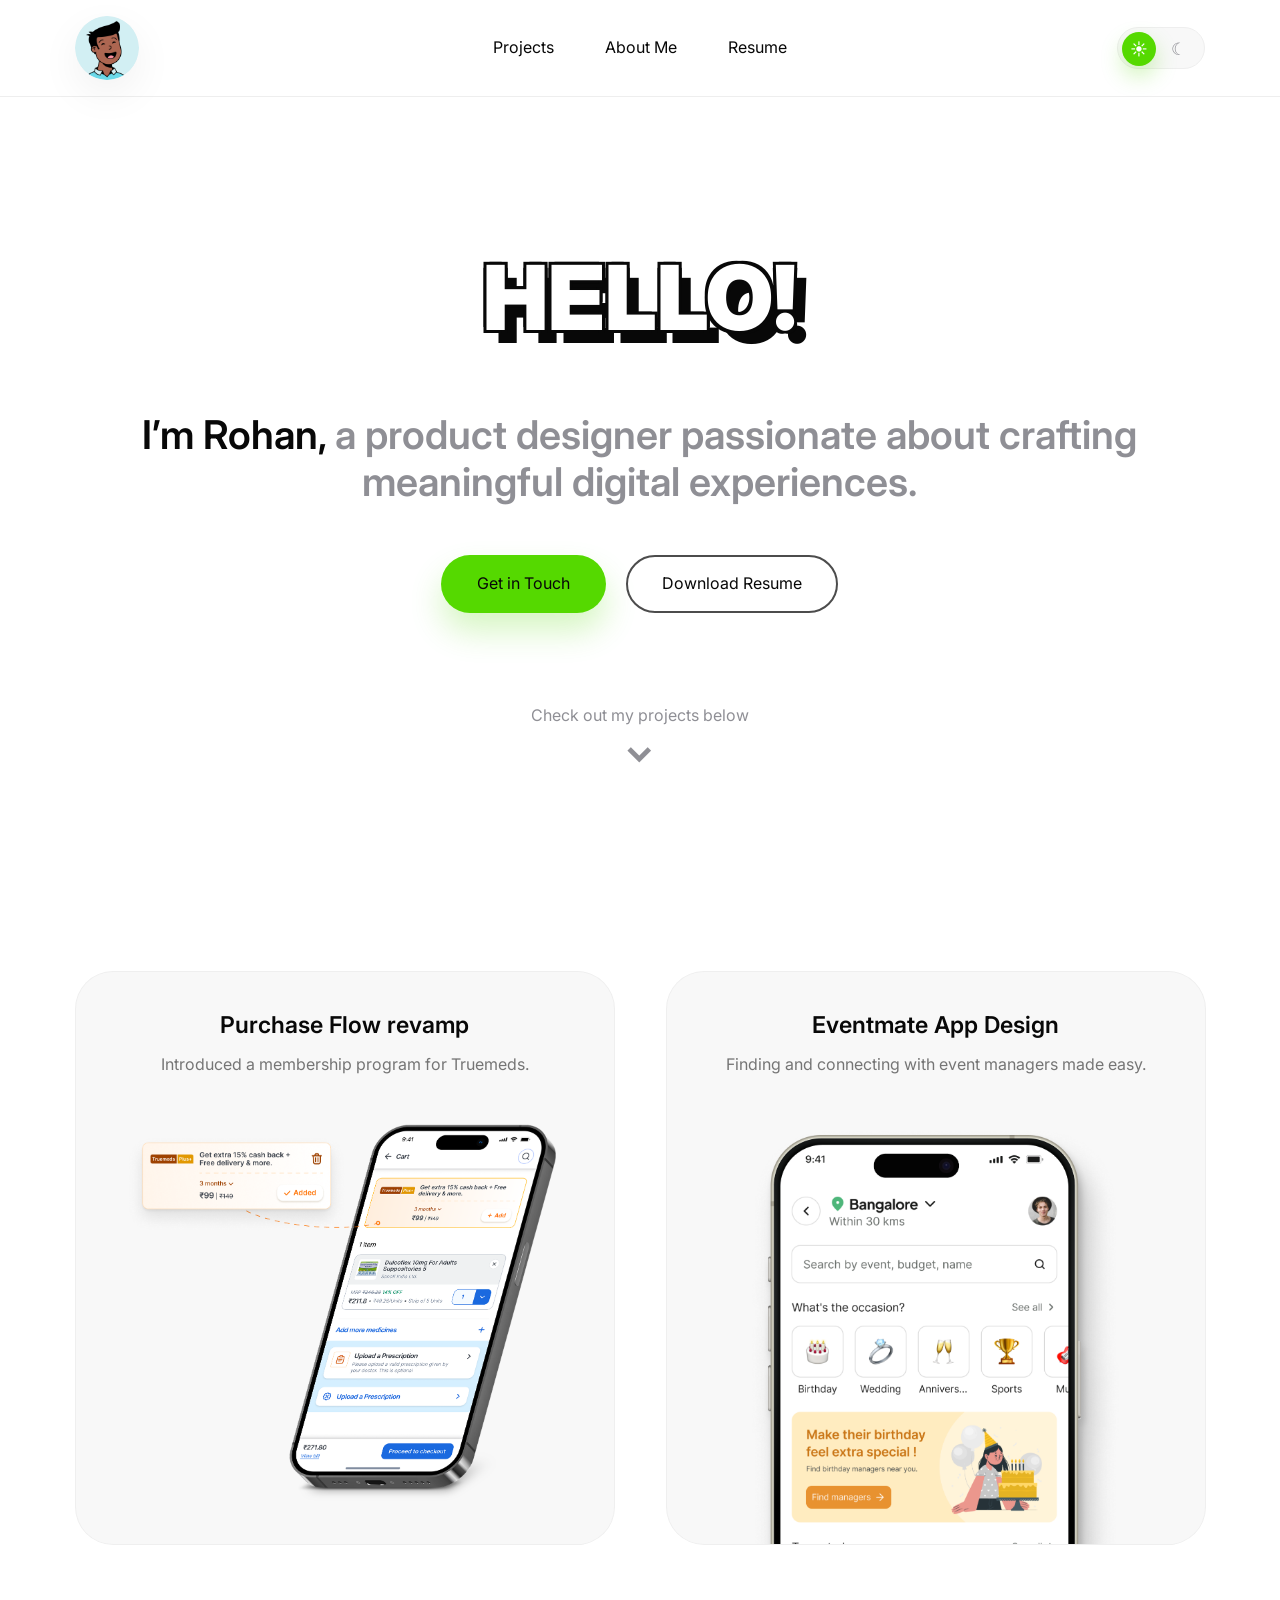
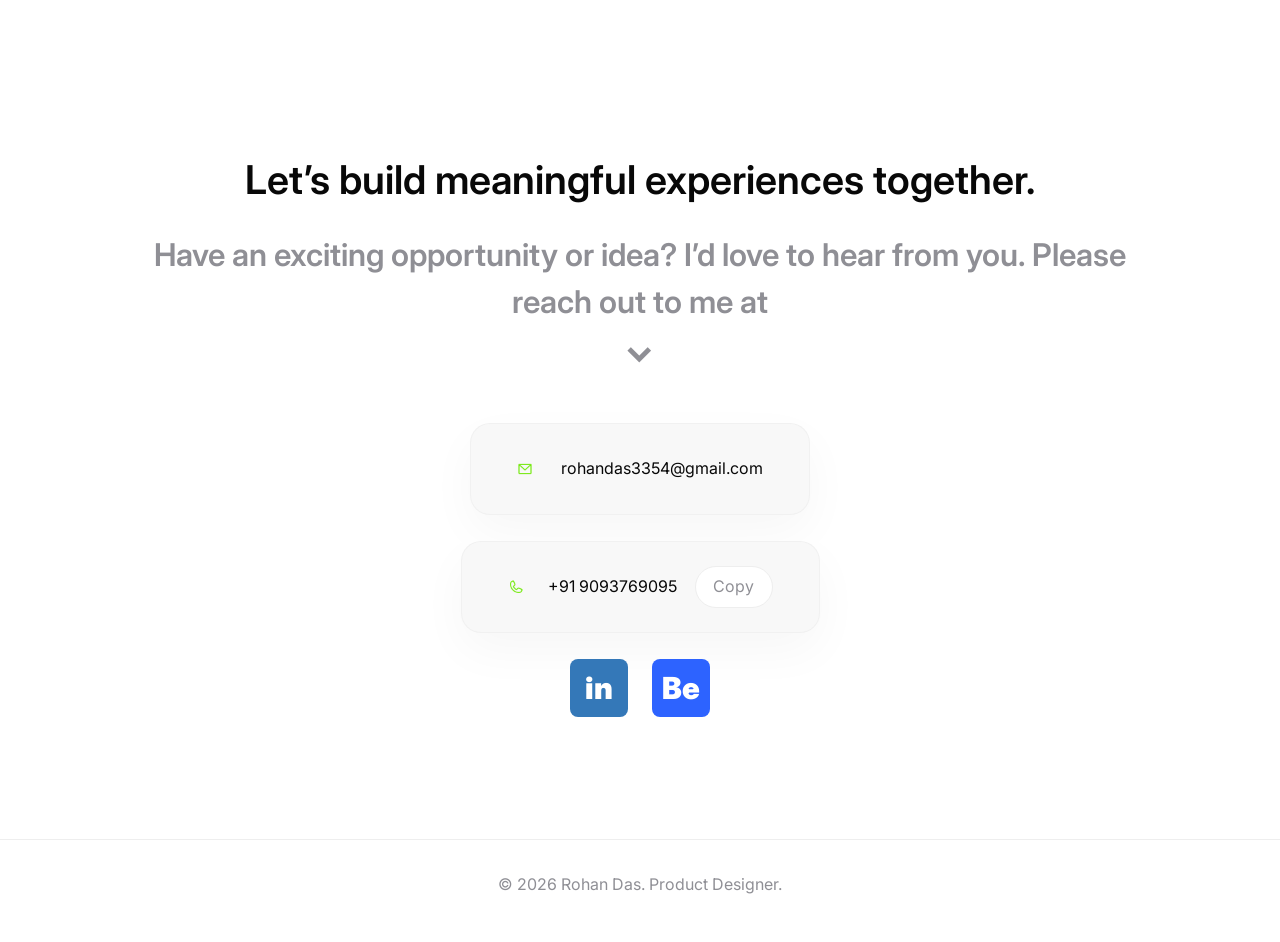
<file: index.html>
<!DOCTYPE html>
<html lang="en">
<head>
  <meta charset="UTF-8">
  <meta name="viewport" content="width=device-width, initial-scale=1.0">
  <meta name="description" content="Portfolio of Rohan Das, a product designer crafting meaningful digital experiences.">
  <meta name="theme-color" content="#ffffff">
  <meta property="og:title" content="Rohan Das — Product Designer Portfolio">
  <meta property="og:description" content="Portfolio of Rohan Das, a product designer crafting meaningful digital experiences.">
  <meta property="og:type" content="website">
  <meta property="og:image" content="https://rohandas-portfolio.vercel.app/Assets/Myimage%201.png?v=2">
  <meta name="twitter:card" content="summary_large_image">
  <meta name="twitter:image" content="https://rohandas-portfolio.vercel.app/Assets/Myimage%201.png?v=2">
  <title>Rohan Das — Product Designer Portfolio</title>
  <link rel="preconnect" href="https://fonts.googleapis.com">
  <link rel="preconnect" href="https://fonts.gstatic.com" crossorigin>
  <link href="https://fonts.googleapis.com/css2?family=Inter:wght@400;500;600;700;800;900&display=swap" rel="stylesheet">
  <link rel="icon" href="data:image/svg+xml,%3Csvg xmlns='http://www.w3.org/2000/svg' viewBox='0 0 100 100'%3E%3Crect width='100' height='100' rx='24' fill='%2355d900'/%3E%3Ctext x='50' y='62' text-anchor='middle' font-size='44' font-family='Arial, sans-serif' font-weight='800' fill='%23080808'%3ERD%3C/text%3E%3C/svg%3E">
  <link rel="stylesheet" href="style.css">
  <script src="https://mcp.figma.com/mcp/html-to-design/capture.js" async></script>
</head>
<body>
  <header class="site-header" id="top">
    <nav class="navbar container" aria-label="Primary navigation">
      <a class="brand" href="#top" aria-label="Rohan Das home">
        <img class="avatar" src="Assets/Myavatar.png" alt="Illustrated avatar of Rohan Das">
      </a>

      <div class="nav-links" aria-label="Main links">
        <a href="#projects">Projects</a>
        <a href="about.html">About Me</a>
        <a href="https://drive.google.com/file/d/1Ichsn9Z8DYVpv2WKggFYhq_JOyeJZ1Ix/view?usp=sharing" target="_blank" rel="noopener noreferrer">Resume</a>
      </div>

      <button class="theme-toggle" type="button" aria-label="Toggle dark mode" aria-pressed="false">
        <span class="toggle-icon sun" aria-hidden="true">☀</span>
        <span class="toggle-icon moon" aria-hidden="true">☾</span>
      </button>
    </nav>
  </header>

  <main>
    <section class="hero section-padding" aria-labelledby="hero-title">
      <div class="container hero-inner">
        <p class="hello-text" aria-hidden="true">HELLO!</p>
        <h1 class="hero-title" id="hero-title">
          <span>I’m Rohan,</span> a product designer passionate about crafting meaningful digital experiences.
        </h1>

        <div class="hero-actions" aria-label="Hero actions">
          <a class="btn btn-primary" href="#contact">Get in Touch</a>
          <a class="btn btn-secondary" href="https://drive.google.com/file/d/1Ichsn9Z8DYVpv2WKggFYhq_JOyeJZ1Ix/view?usp=sharing" target="_blank" rel="noopener noreferrer">Download Resume</a>
        </div>

        <div class="hero-note">
          <p>Check out my projects below</p>
          <a class="down-link" href="#projects" aria-label="Scroll to projects">
            <span aria-hidden="true">⌄</span>
          </a>
        </div>
      </div>
    </section>

    <section class="projects section-padding" id="projects" aria-label="Projects">
      <div class="container">
        <div class="project-grid">
          <a class="project-card-link" href="Truemeds.html" aria-label="View the Truemeds purchase medicine flow revamp case study">
            <article class="project-card purchase-card">
              <div class="project-card-content">
                <h3 class="project-card-title">Purchase Flow revamp</h3>
                <p class="project-card-subtitle">Introduced a membership program for Truemeds.</p>

                <div class="project-card-media truemeds-thumbnail-media">
                  <img src="Assets/Truemeds/Thumbnail.png" alt="Truemeds purchase flow revamp thumbnail">
                </div>
              </div>
            </article>
          </a>

          <a class="project-card-link" href="Eventmate.html" aria-label="View the Eventmate case study">
            <article class="project-card eventmate-card">
              <div class="project-card-content">
                <h3 class="project-card-title">Eventmate App Design</h3>
                <p class="project-card-subtitle eventmate-card-subtitle">Finding and connecting with event managers made easy.</p>

                <div class="project-card-media eventmate-card-media">
                  <img
                    src="Assets/Hero_Frame 02.png"
                    alt="Eventmate app home screen"
                    class="eventmate-phone-frame"
                  >
                </div>
              </div>
            </article>
          </a>
        </div>
      </div>
    </section>

    <section class="contact section-padding" id="contact" aria-labelledby="contact-title">
      <div class="container contact-inner">
        <h1 id="contact-title">Let’s build meaningful experiences together.</h1>
        <h2>Have an exciting opportunity or idea? I’d love to hear from you. Please reach out to me at</h2>
        <span class="contact-arrow" aria-hidden="true">⌄</span>

        <div class="contact-list" aria-label="Contact details">
          <a class="contact-pill" href="mailto:rohandas3354@gmail.com">
            <img class="contact-icon" src="Assets/Icon/Mail.png" alt="" aria-hidden="true">
            <span>rohandas3354@gmail.com</span>
          </a>

          <div class="contact-pill phone-pill">
            <a href="tel:+919093769095">
              <img class="contact-icon" src="Assets/Icon/call.png" alt="" aria-hidden="true">
              <span>+91 9093769095</span>
            </a>
            <button class="copy-btn" type="button" data-phone="+91 9093769095" aria-label="Copy phone number">Copy</button>
          </div>

          <div class="contact-socials">
            <a class="social-btn linkedin" href="http://www.linkedin.com/in/rohandas97" target="_blank" rel="noopener noreferrer" aria-label="Visit Rohan Das on LinkedIn">in</a>
            <a class="social-btn behance" href="https://www.behance.net/rohandas95" target="_blank" rel="noopener noreferrer" aria-label="Visit Rohan Das on Behance">Be</a>
          </div>
        </div>
      </div>
    </section>
  </main>

  <footer class="footer">
    <div class="container">
      <p>© <span id="year"></span> Rohan Das. Product Designer.</p>
    </div>
  </footer>

  <script>
    const root = document.documentElement;
    const themeToggle = document.querySelector(".theme-toggle");
    const storedTheme = localStorage.getItem("theme");
    const prefersDark = window.matchMedia("(prefers-color-scheme: dark)").matches;
    const initialTheme = storedTheme || (prefersDark ? "dark" : "light");

    function setTheme(theme) {
      root.dataset.theme = theme;
      localStorage.setItem("theme", theme);
      themeToggle.setAttribute("aria-pressed", String(theme === "dark"));
      document.querySelector('meta[name="theme-color"]').setAttribute("content", theme === "dark" ? "#090909" : "#ffffff");
    }

    setTheme(initialTheme);

    themeToggle.addEventListener("click", () => {
      const nextTheme = root.dataset.theme === "dark" ? "light" : "dark";
      setTheme(nextTheme);
    });

    document.querySelectorAll('a[href^="#"]').forEach((link) => {
      link.addEventListener("click", (event) => {
        const target = document.querySelector(link.getAttribute("href"));
        if (!target) return;
        event.preventDefault();
        target.scrollIntoView({ behavior: "smooth", block: "start" });
      });
    });

    const copyButton = document.querySelector(".copy-btn");
    copyButton.addEventListener("click", async () => {
      const phone = copyButton.dataset.phone;
      try {
        await navigator.clipboard.writeText(phone);
        copyButton.textContent = "Copied";
        setTimeout(() => {
          copyButton.textContent = "Copy";
        }, 1600);
      } catch (error) {
        copyButton.textContent = phone;
      }
    });

    const setupRevealAnimation = () => {
      const reduceMotion = window.matchMedia("(prefers-reduced-motion: reduce)").matches;
      const targets = [
        ...document.querySelectorAll(".hero .hero-copy > *, .hero .profile-card, .projects-header, .project-card-link, .contact .container > *")
      ];

      targets.forEach((target, index) => {
        target.classList.add("reveal-on-load");
        target.style.setProperty("--reveal-delay", `${Math.min(index * 90, 360)}ms`);
      });

      if (reduceMotion) {
        targets.forEach((target) => target.classList.add("is-visible"));
        return;
      }

      const observer = new IntersectionObserver((entries) => {
        entries.forEach((entry) => {
          if (!entry.isIntersecting) return;
          entry.target.classList.add("is-visible");
          observer.unobserve(entry.target);
        });
      }, { threshold: 0.16, rootMargin: "0px 0px -8% 0px" });

      targets.forEach((target) => observer.observe(target));
    };

    setupRevealAnimation();

    document.getElementById("year").textContent = new Date().getFullYear();
  </script>
</body>
</html>
</file>
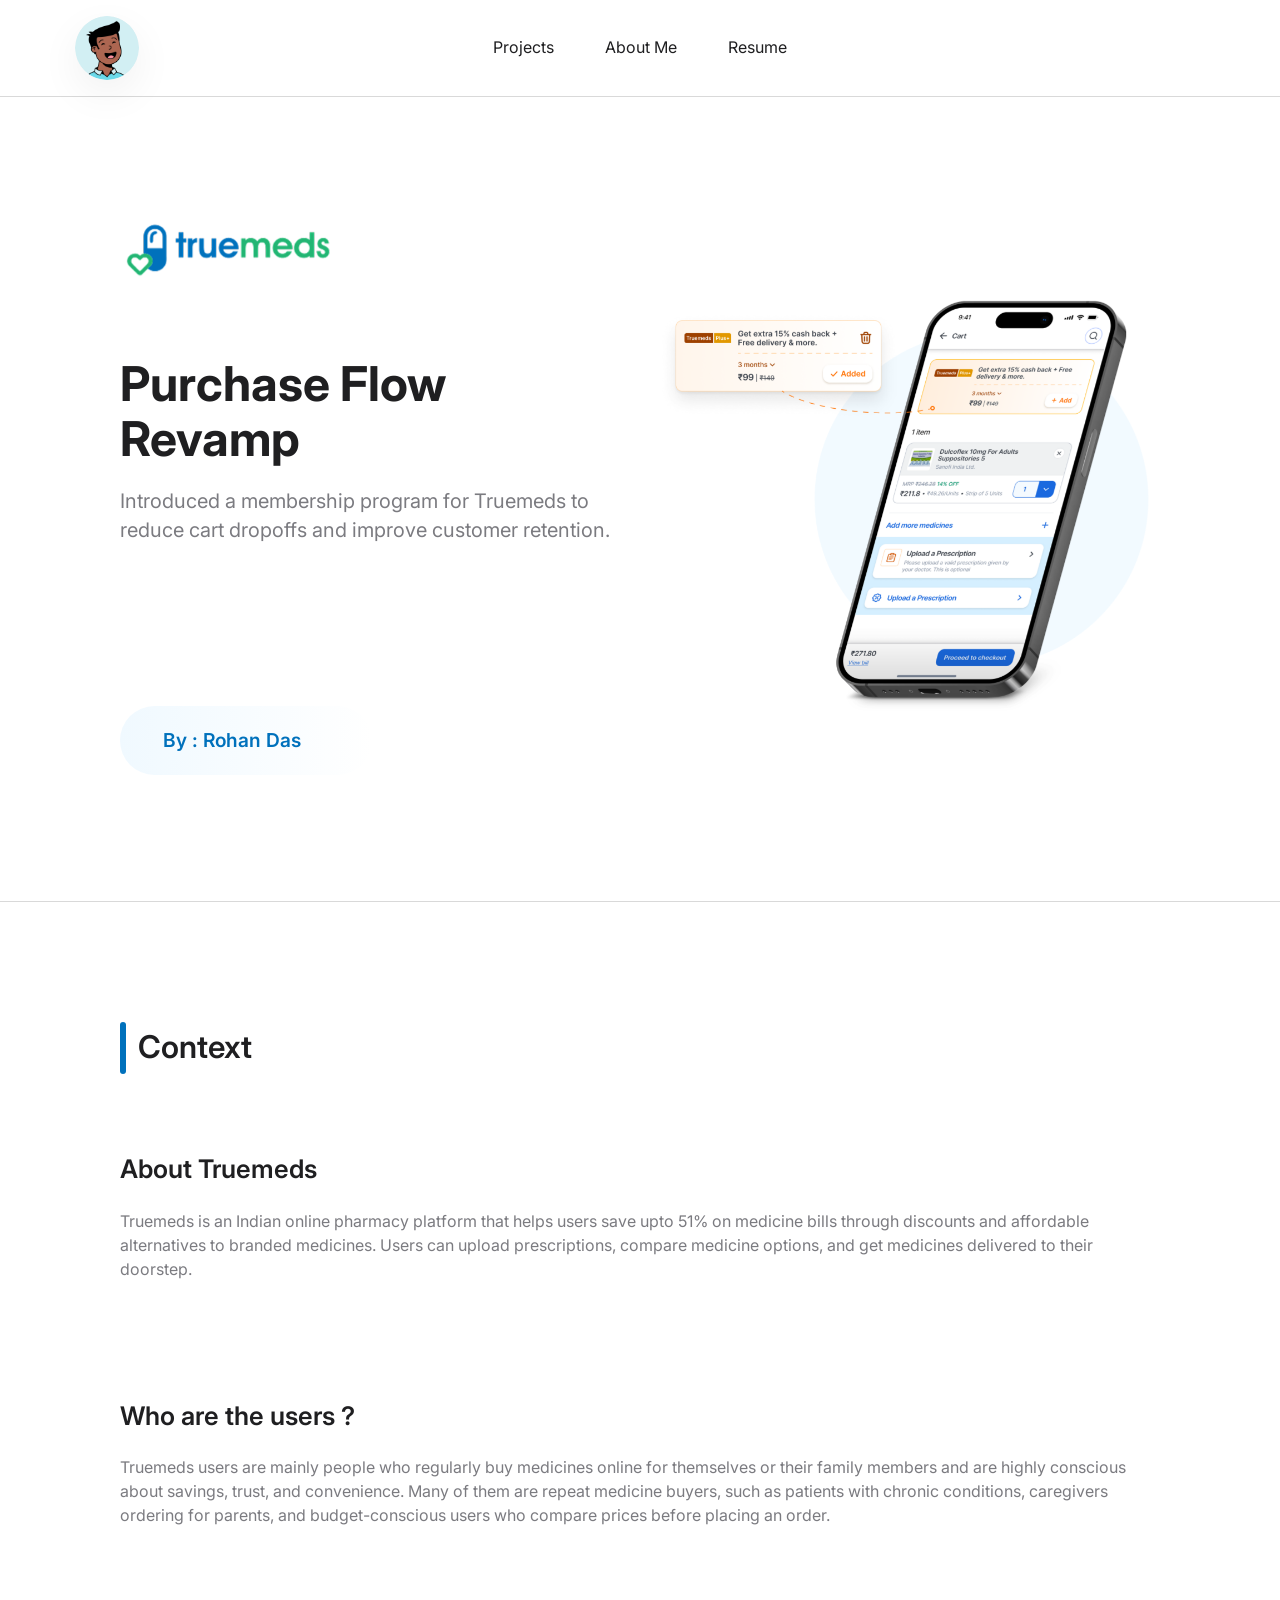
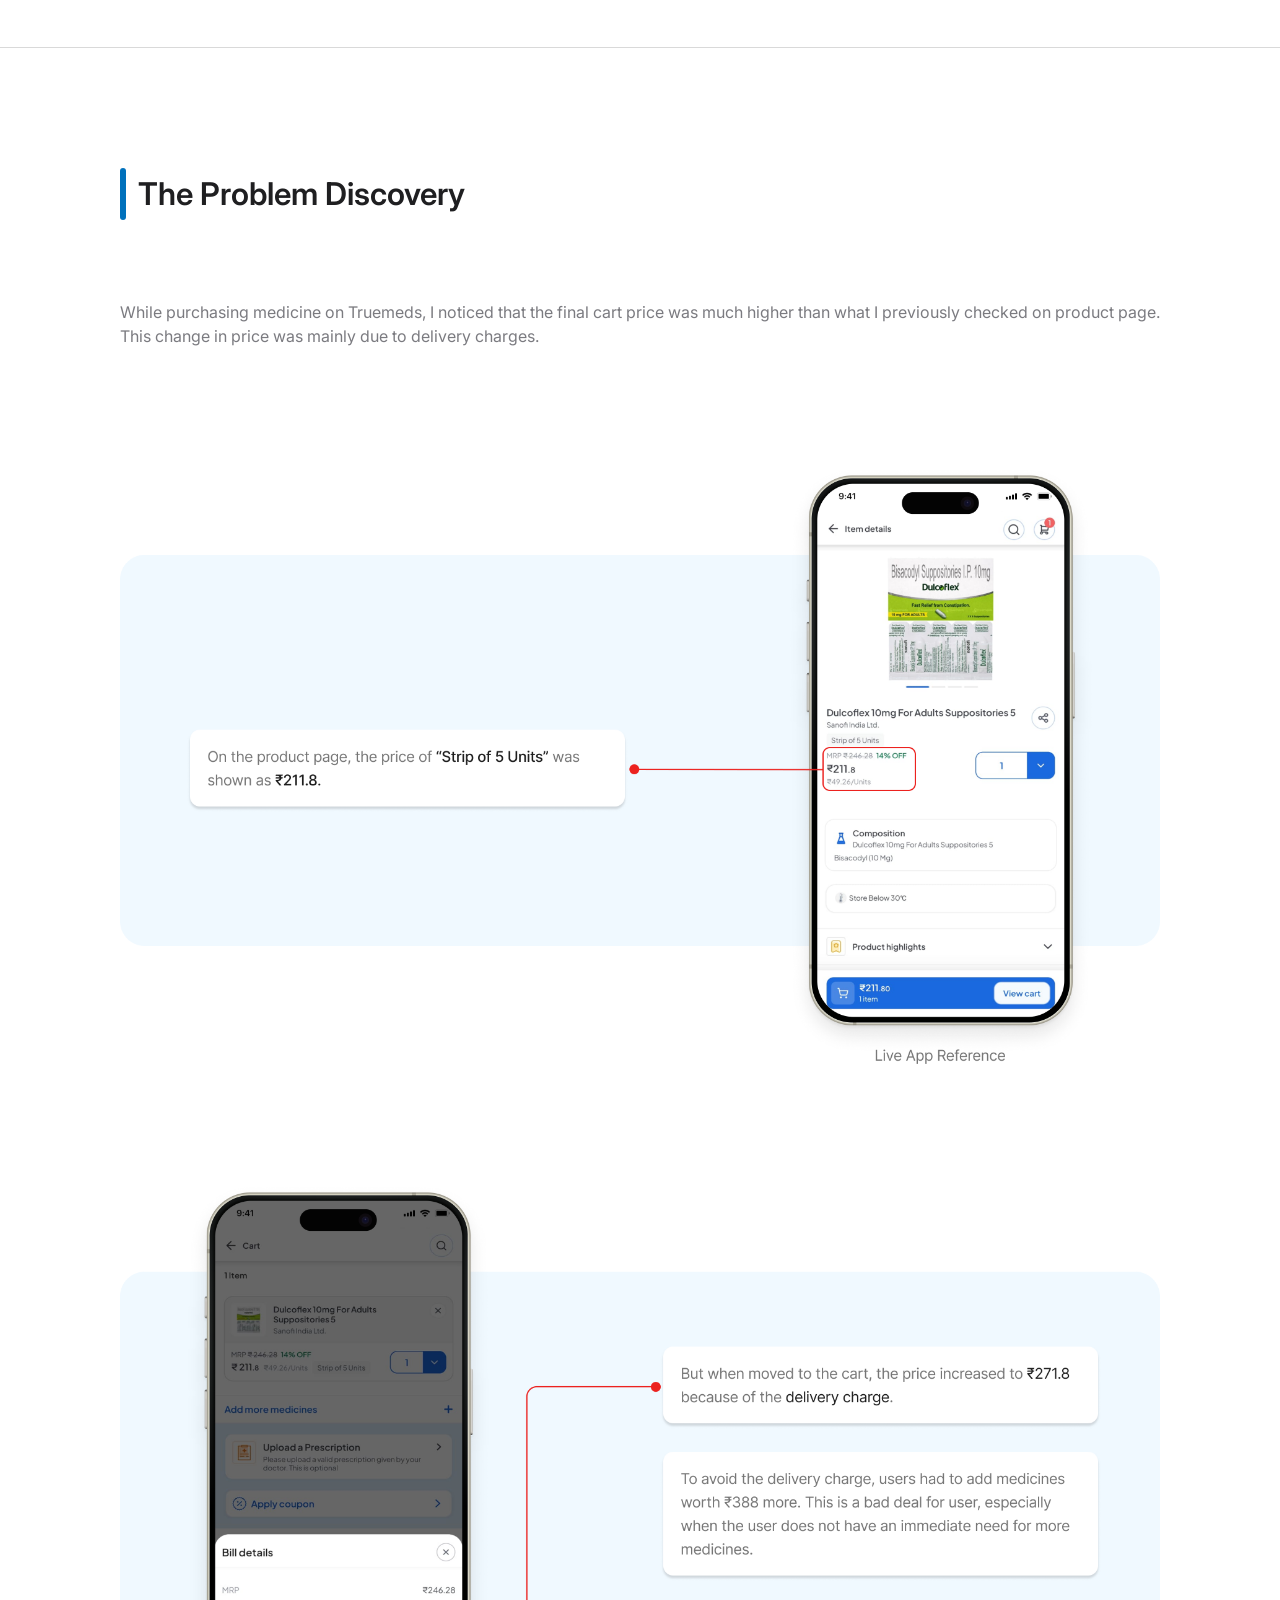
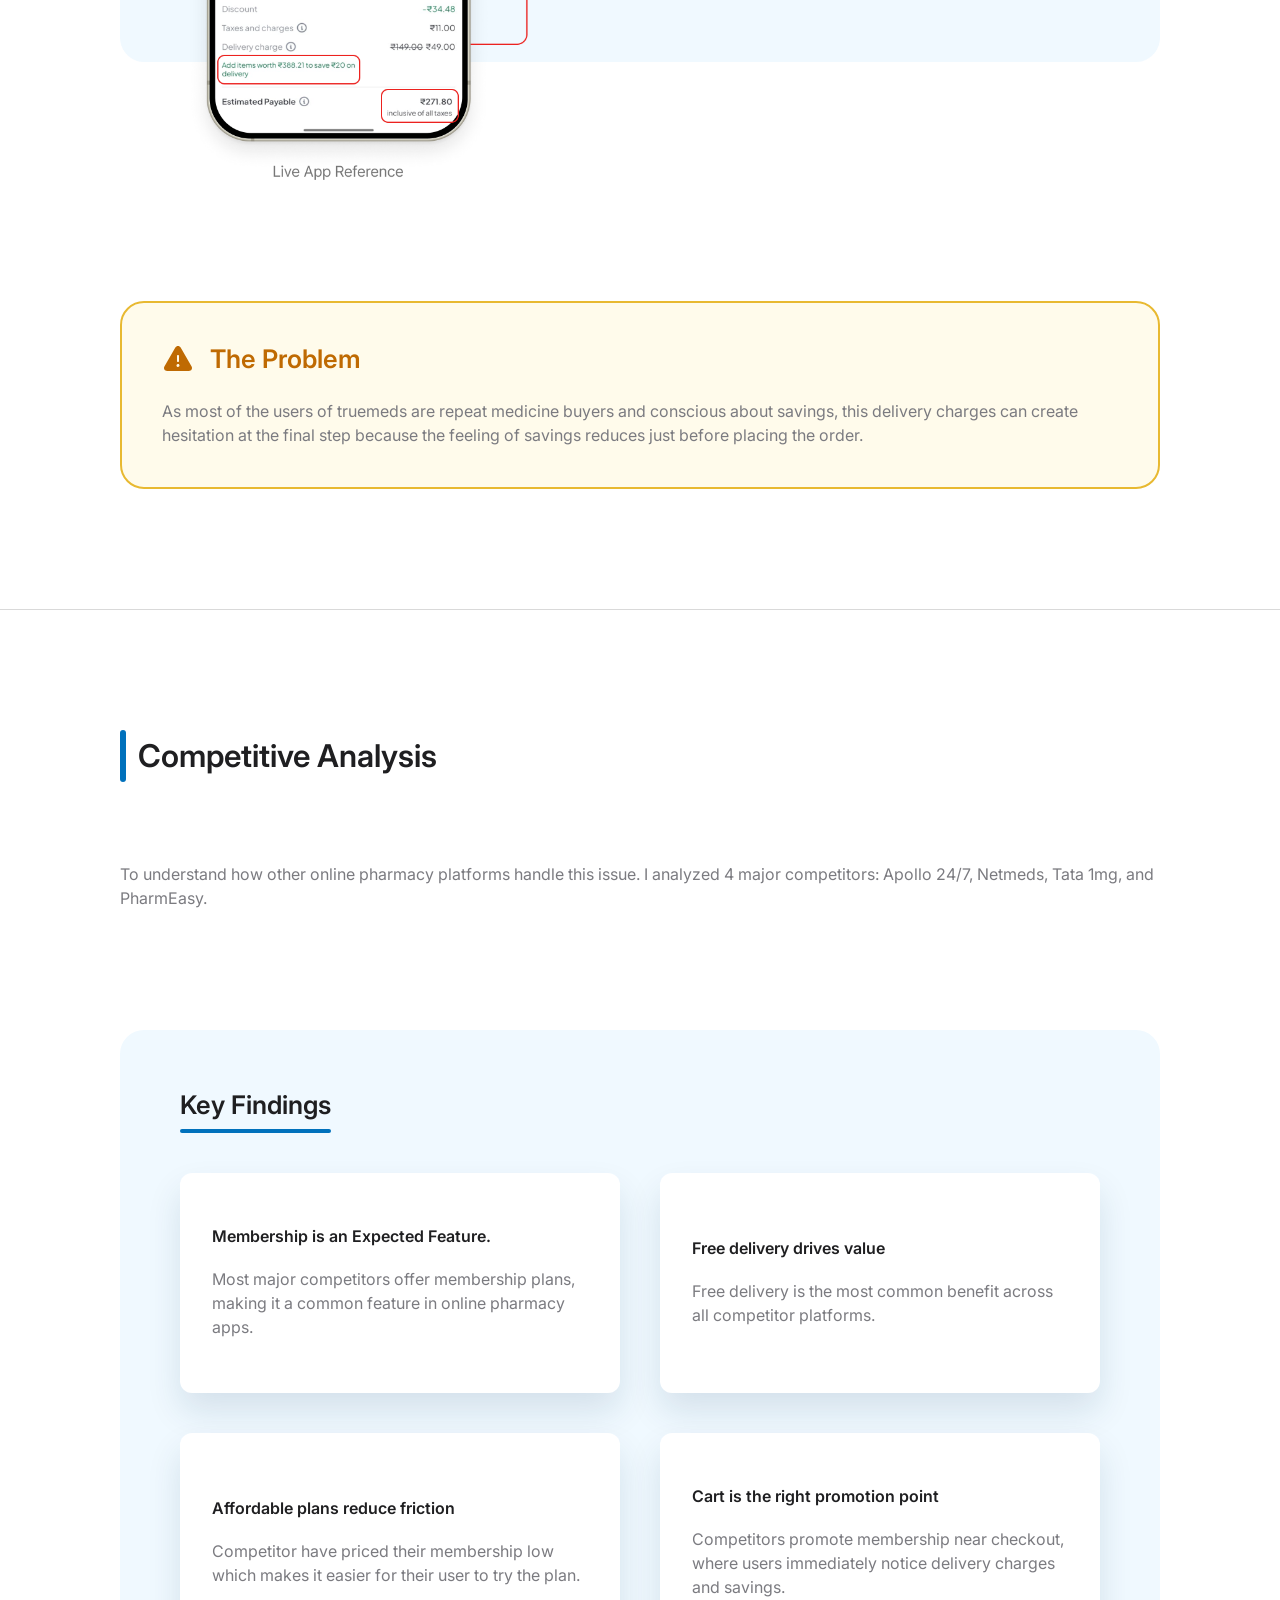
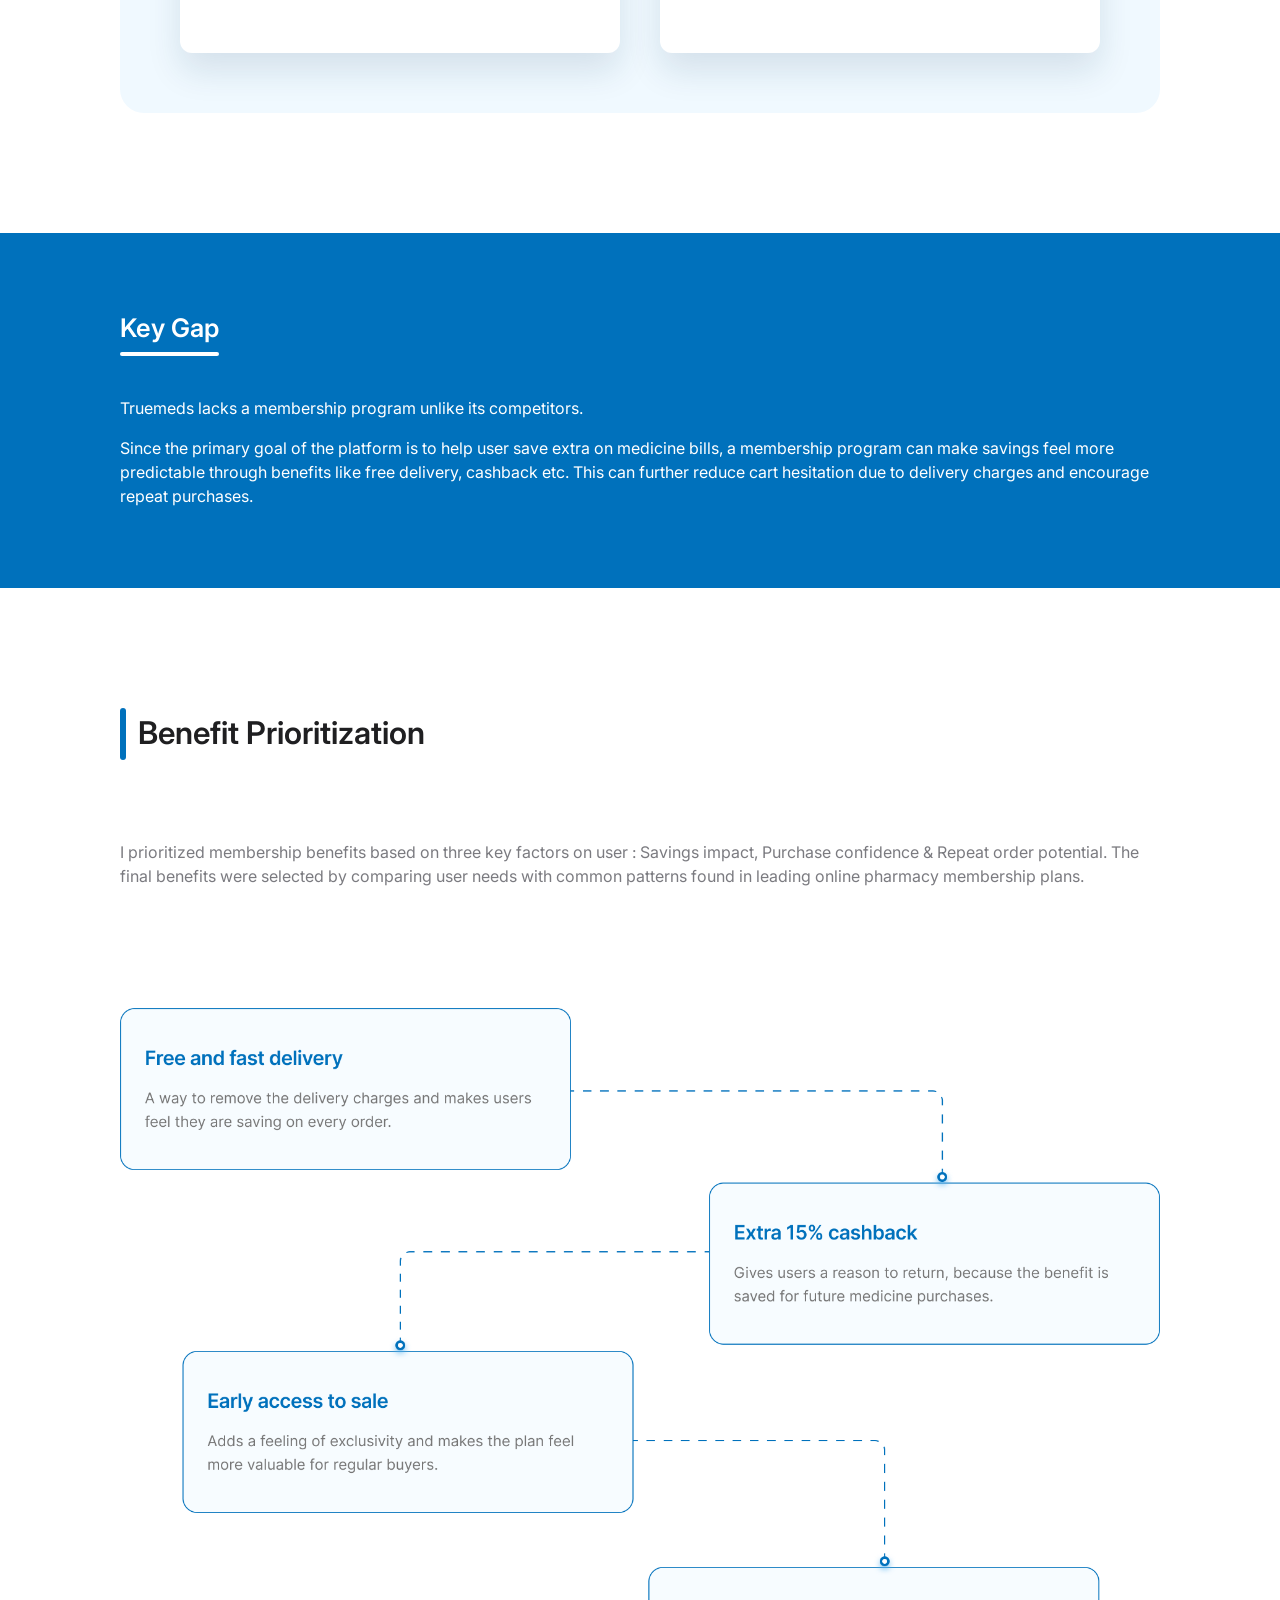
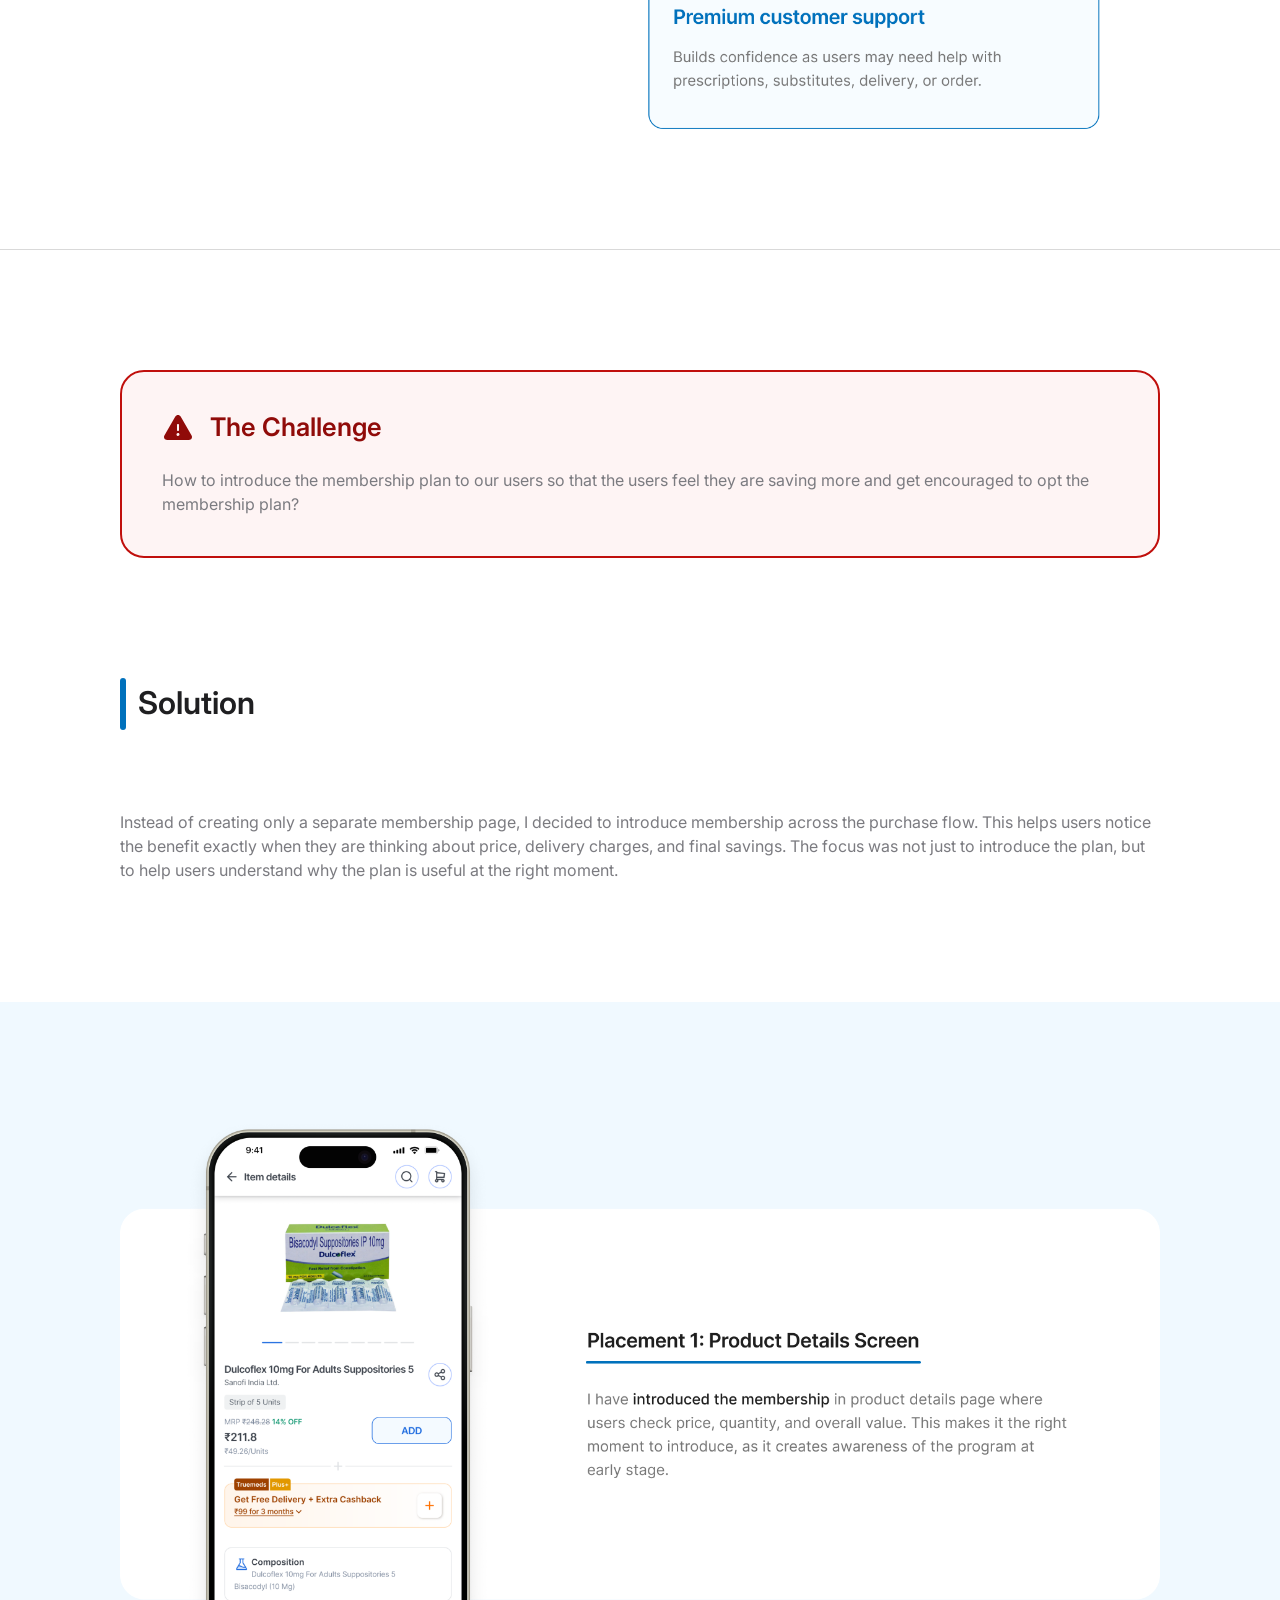
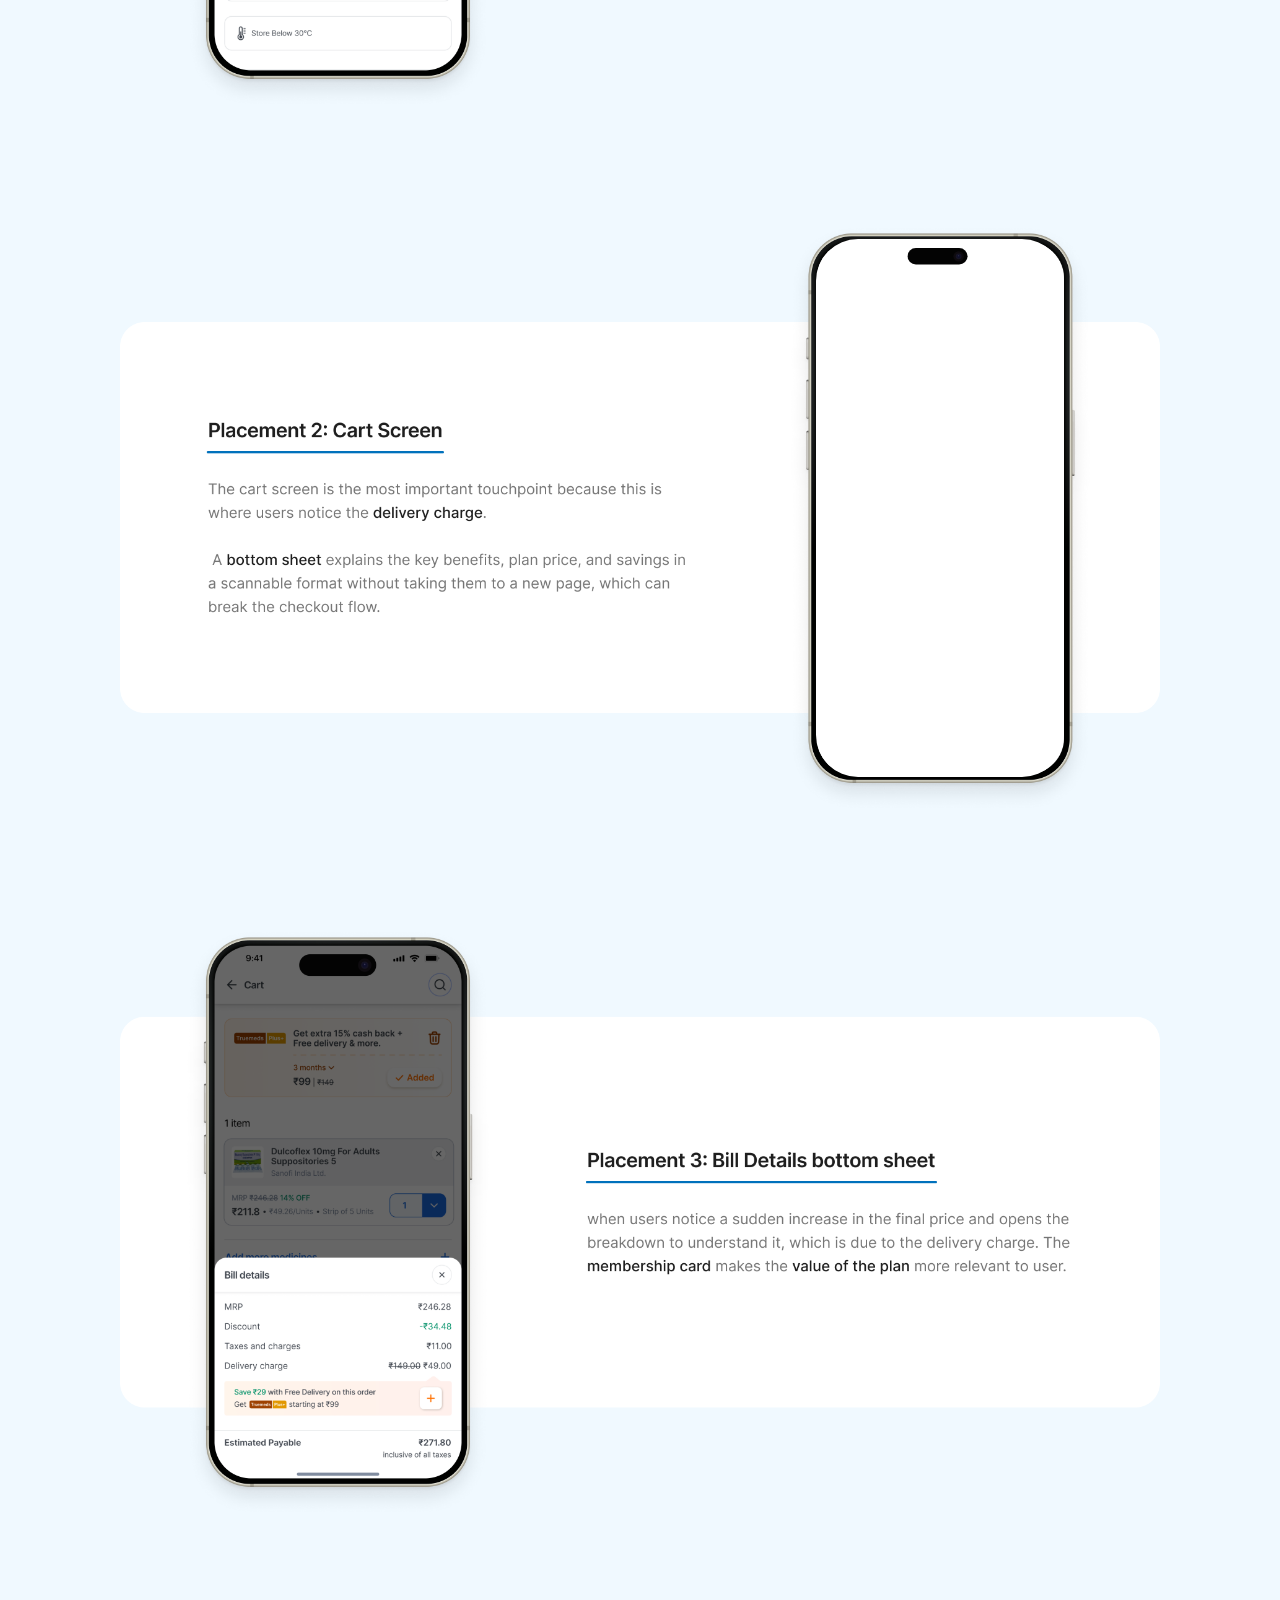
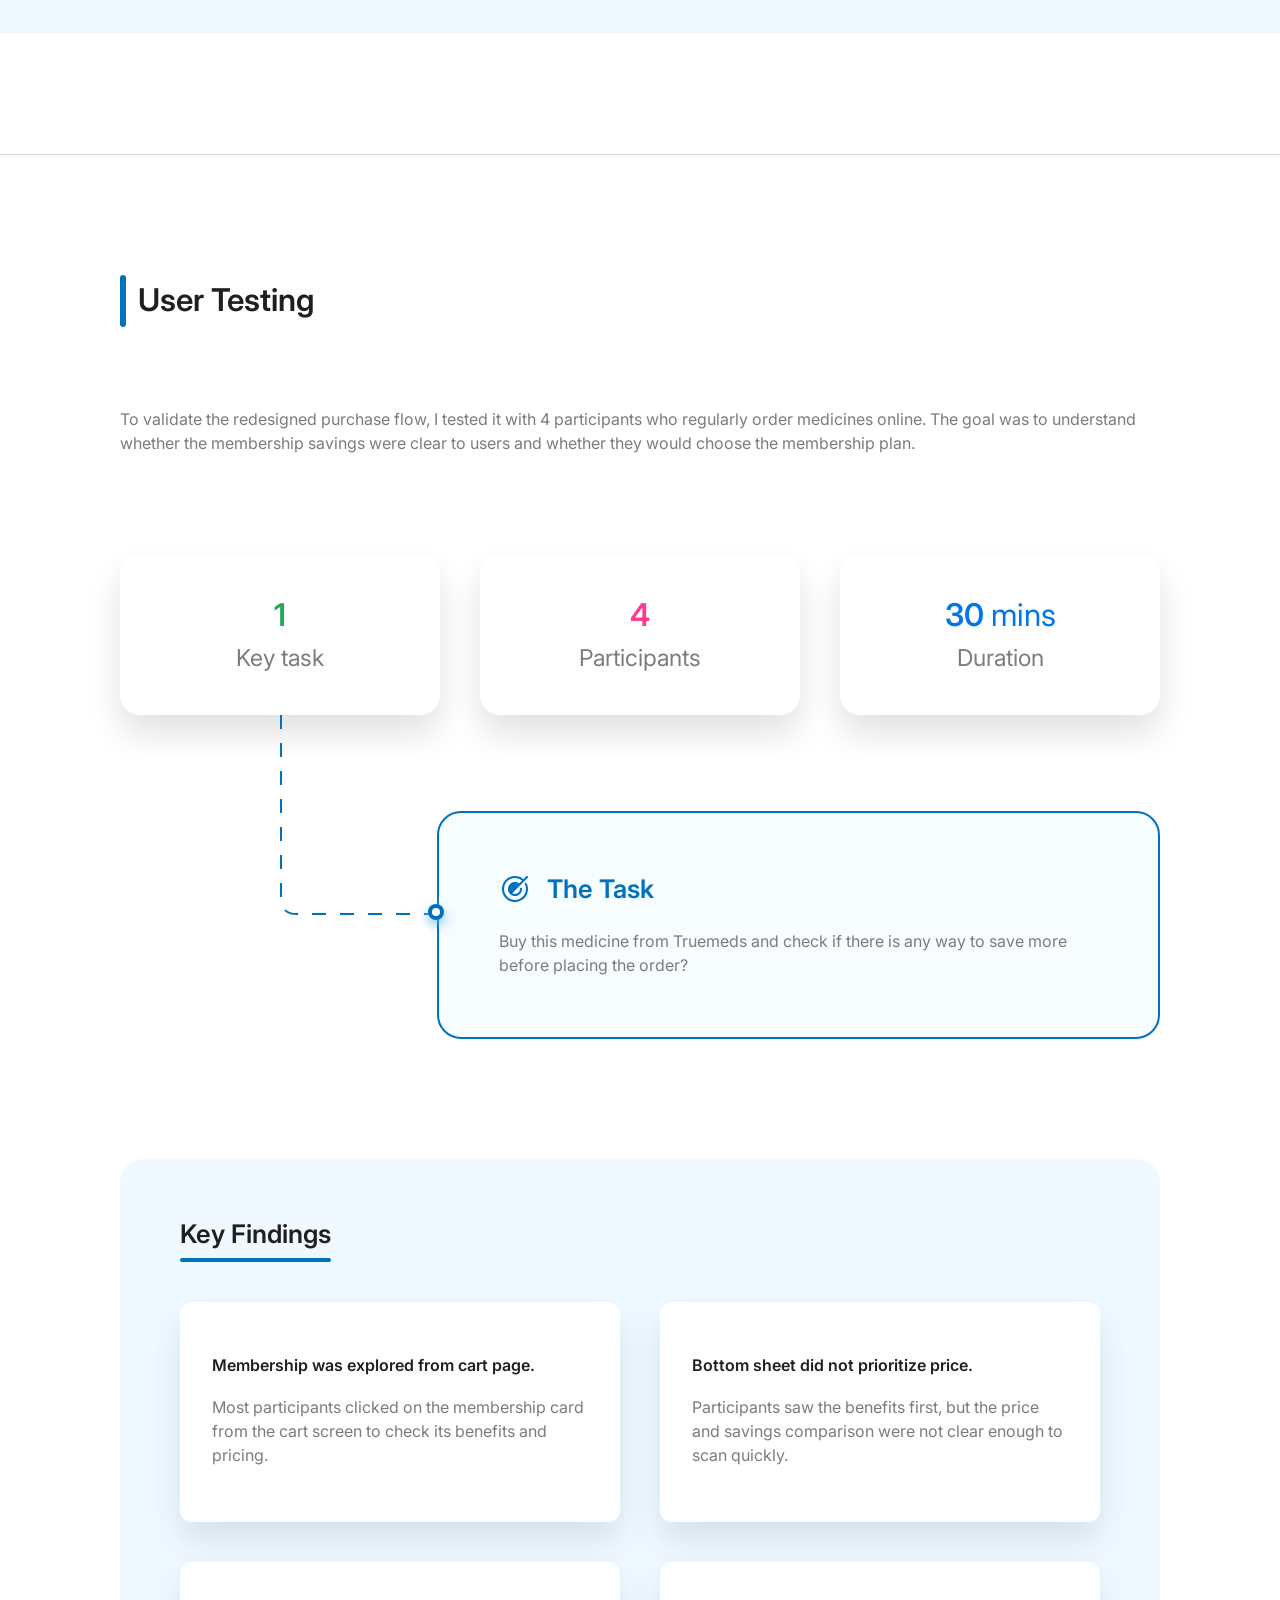
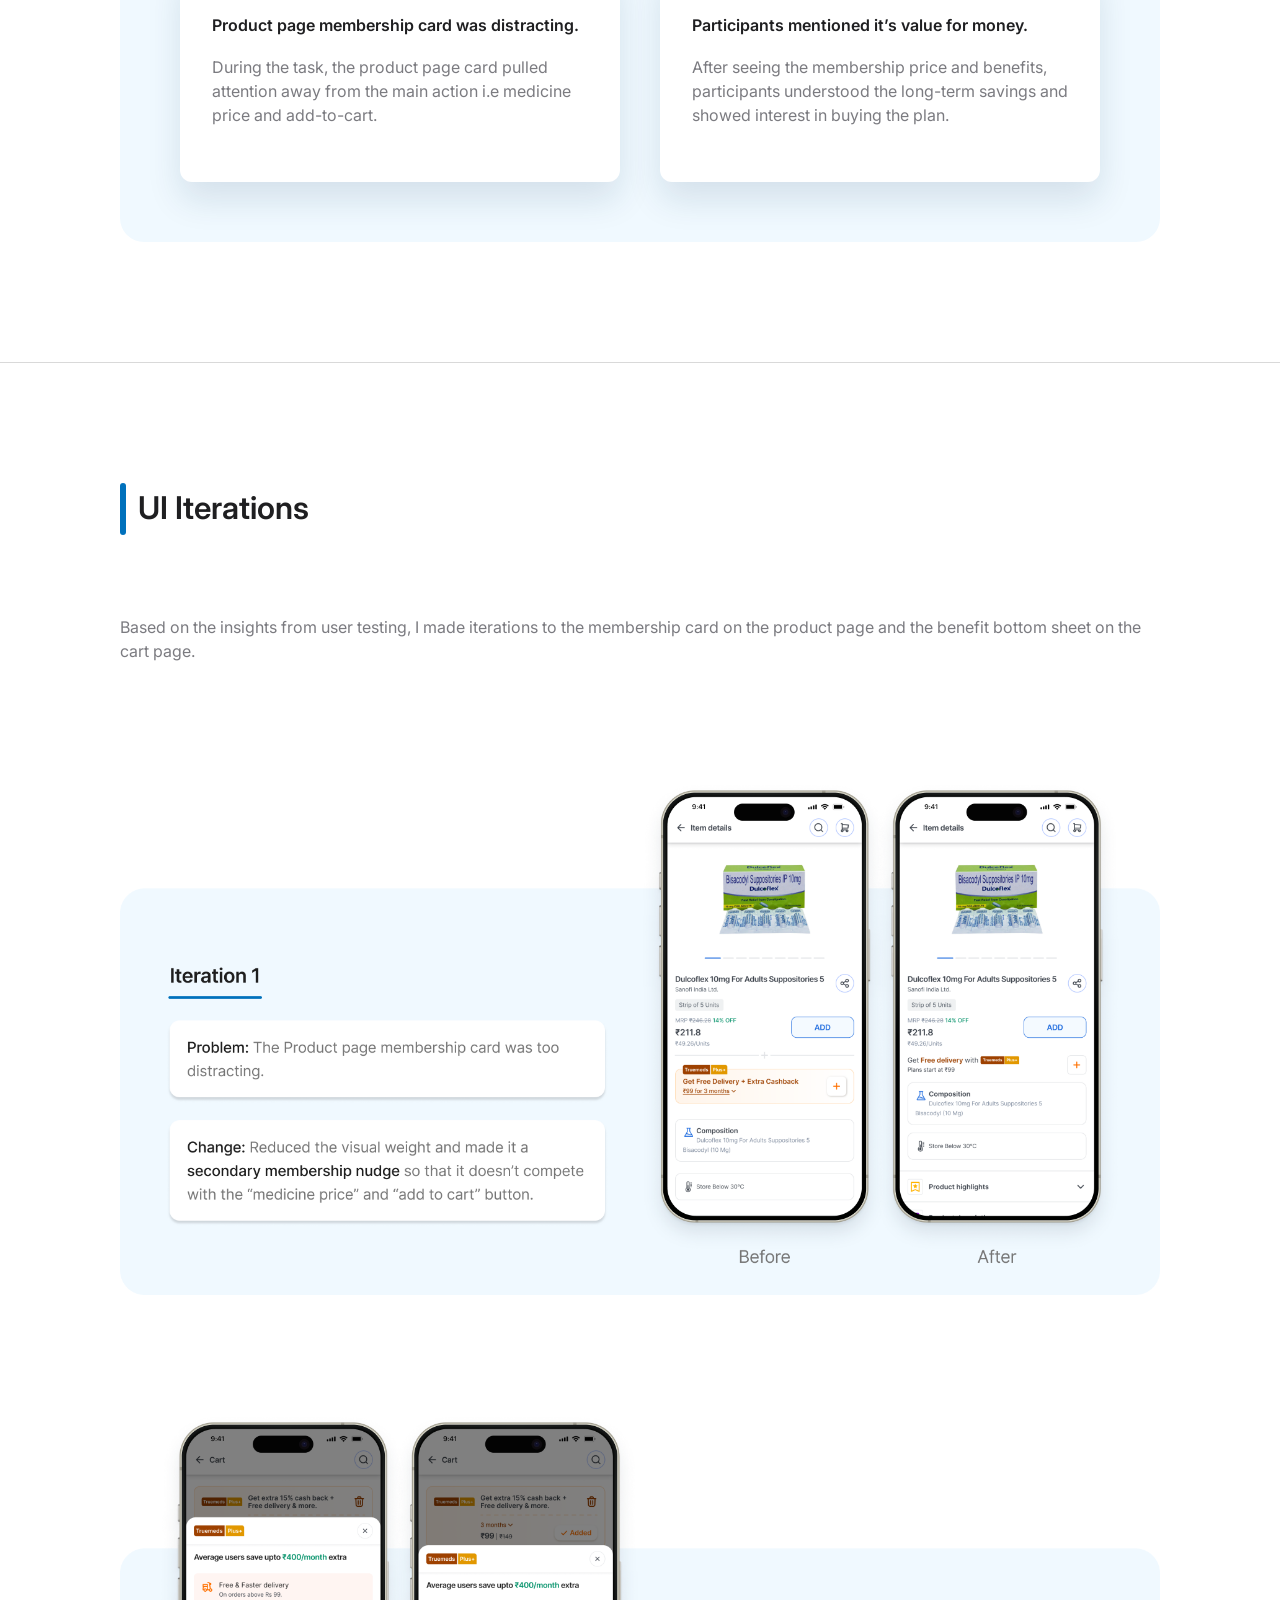
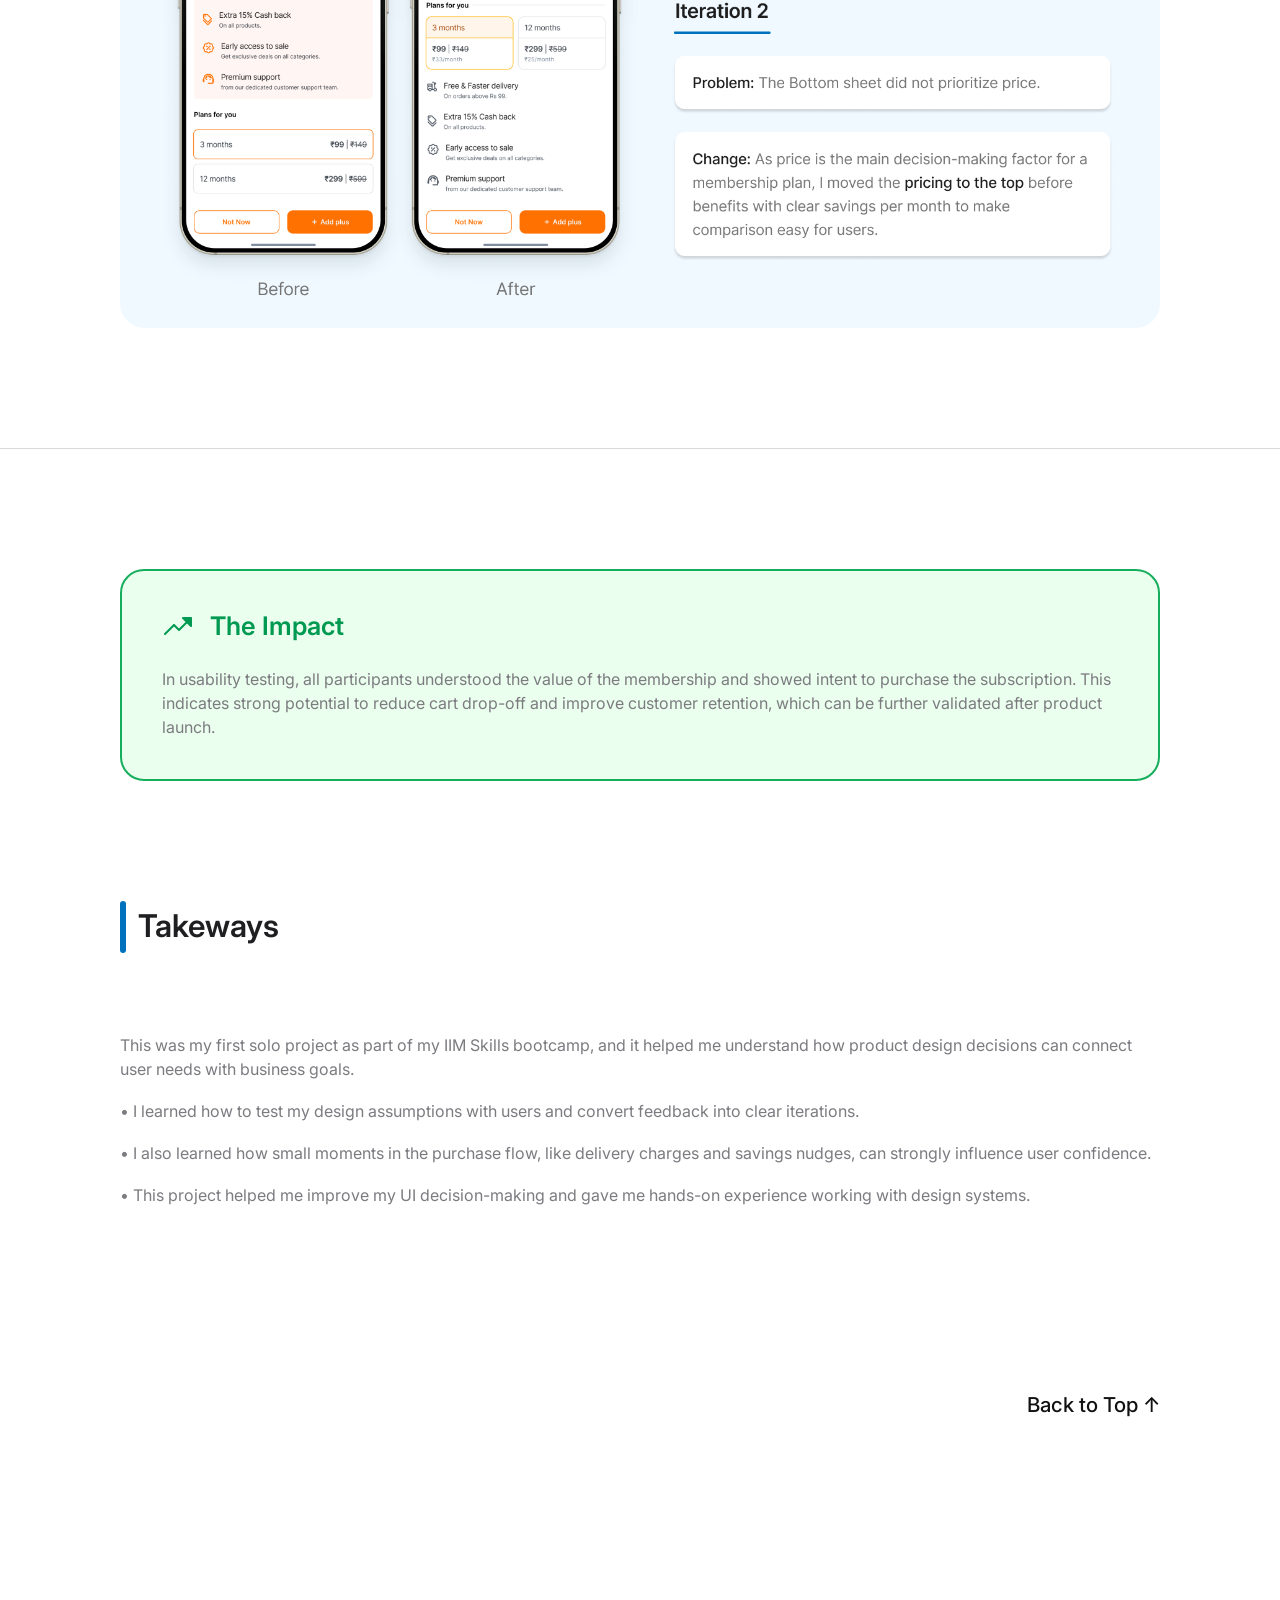
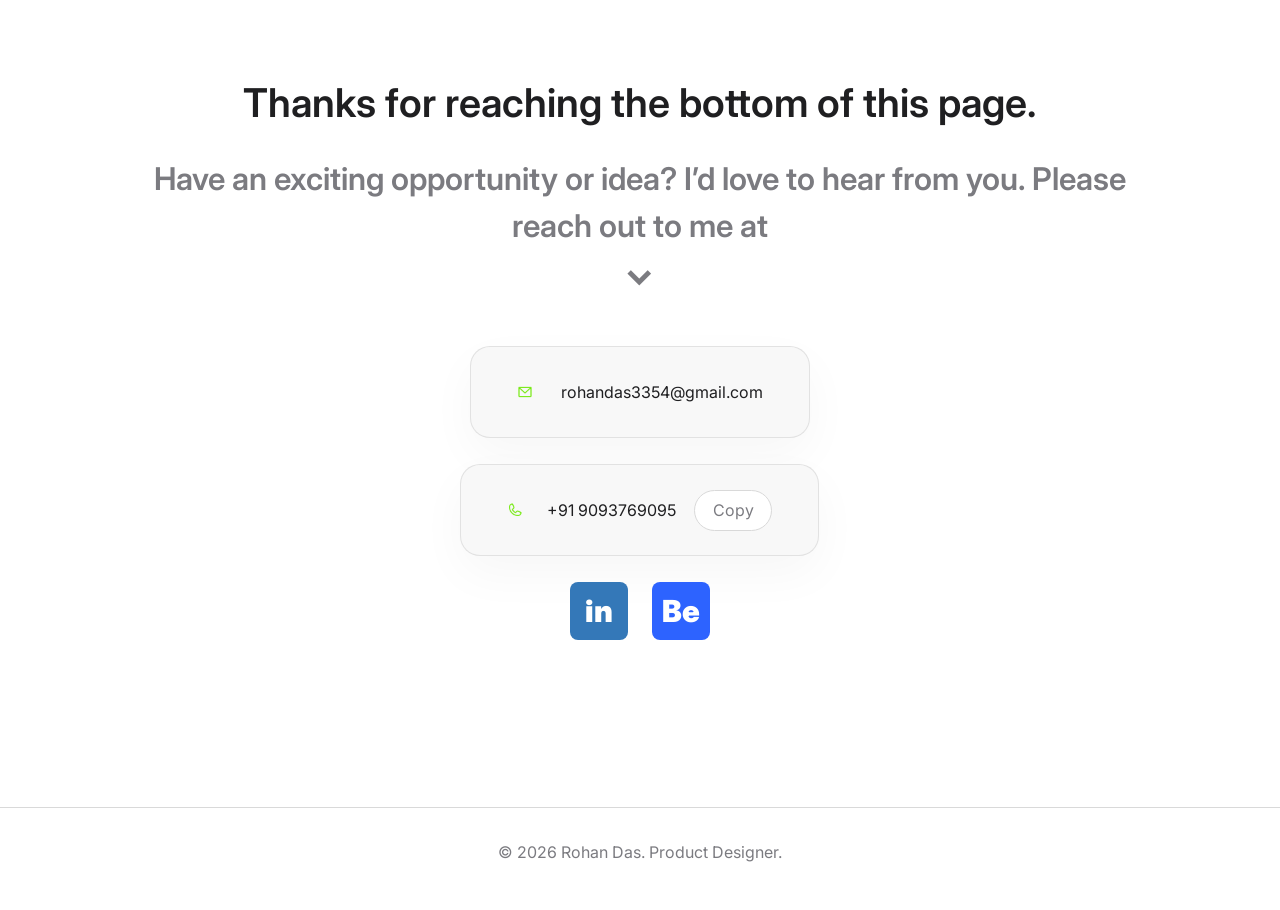
<file: Truemeds.html>
<!DOCTYPE html>
<html lang="en">
<head>
  <meta charset="UTF-8">
  <meta name="viewport" content="width=device-width, initial-scale=1.0">
  <meta name="description" content="Truemeds purchase flow revamp case study by Rohan Das.">
  <meta name="theme-color" content="#ffffff">
  <meta property="og:title" content="Truemeds Purchase Flow Revamp — Rohan Das">
  <meta property="og:description" content="Introduced a membership program for Truemeds to reduce cart dropoffs and improve customer retention.">
  <meta property="og:type" content="website">
  <title>Truemeds Purchase Flow Revamp — Rohan Das</title>
  <link rel="preconnect" href="https://fonts.googleapis.com">
  <link rel="preconnect" href="https://fonts.gstatic.com" crossorigin>
  <link href="https://fonts.googleapis.com/css2?family=Inter:wght@400;500;600;700;800;900&display=swap" rel="stylesheet">
  <link rel="icon" href="data:image/svg+xml,%3Csvg xmlns='http://www.w3.org/2000/svg' viewBox='0 0 100 100'%3E%3Crect width='100' height='100' rx='24' fill='%2355d900'/%3E%3Ctext x='50' y='62' text-anchor='middle' font-size='44' font-family='Arial, sans-serif' font-weight='800' fill='%23080808'%3ERD%3C/text%3E%3C/svg%3E">
  <link rel="stylesheet" href="style.css">
</head>
<body class="truemeds-case-study-page">
  <header class="site-header" id="top">
    <nav class="navbar container" aria-label="Primary navigation">
      <a class="brand" href="index.html" aria-label="Rohan Das home">
        <img class="avatar" src="Assets/Myavatar.png" alt="Illustrated avatar of Rohan Das">
      </a>

      <div class="nav-links" aria-label="Main links">
        <a href="index.html#projects">Projects</a>
        <a href="about.html">About Me</a>
        <a href="https://drive.google.com/file/d/1Ichsn9Z8DYVpv2WKggFYhq_JOyeJZ1Ix/view?usp=sharing" target="_blank" rel="noopener noreferrer">Resume</a>
      </div>

      <button class="theme-toggle" type="button" aria-label="Toggle dark mode" aria-pressed="false">
        <span class="toggle-icon sun" aria-hidden="true">☀</span>
        <span class="toggle-icon moon" aria-hidden="true">☾</span>
      </button>
    </nav>
  </header>

  <main class="truemeds-page">
    <section class="truemeds-hero" aria-labelledby="truemeds-hero-title">
      <div class="truemeds-hero-inner">
        <div class="truemeds-hero-copy">
          <img class="truemeds-logo" src="Assets/Truemeds/Truemeds logo.png" alt="Truemeds">
          <h1 id="truemeds-hero-title">Purchase Flow Revamp</h1>
          <p>Introduced a membership program for Truemeds to reduce cart dropoffs and improve customer retention.</p>
          <div class="truemeds-author">By : Rohan Das</div>
        </div>

        <div class="truemeds-hero-visual" aria-hidden="true">
          <img src="Assets/Truemeds/Hero_img.png" alt="">
        </div>
      </div>
    </section>

    <section class="truemeds-context" aria-labelledby="truemeds-context-title">
      <div class="truemeds-context-inner">
        <div class="truemeds-section-title">
          <span aria-hidden="true"></span>
          <h2 id="truemeds-context-title">Context</h2>
        </div>

        <article class="truemeds-context-block">
          <h3>About Truemeds</h3>
          <p>Truemeds is an Indian online pharmacy platform that helps users save upto 51% on medicine bills through discounts and affordable alternatives to branded medicines. Users can upload prescriptions, compare medicine options, and get medicines delivered to their doorstep.</p>
        </article>

        <article class="truemeds-context-block">
          <h3>Who are the users ?</h3>
          <p>Truemeds users are mainly people who regularly buy medicines online for themselves or their family members and are highly conscious about savings, trust, and convenience. Many of them are repeat medicine buyers, such as patients with chronic conditions, caregivers ordering for parents, and budget-conscious users who compare prices before placing an order.</p>
        </article>
      </div>
    </section>

    <section class="truemeds-problem-discovery" aria-labelledby="truemeds-problem-discovery-title">
      <div class="truemeds-problem-discovery-inner">
        <div class="truemeds-section-title">
          <span aria-hidden="true"></span>
          <h2 id="truemeds-problem-discovery-title">The Problem Discovery</h2>
        </div>

        <p class="truemeds-problem-intro">While purchasing medicine on Truemeds, I noticed that the final cart price was much higher than what I previously checked on product page. This change in price was mainly due to delivery charges.</p>

        <img class="truemeds-live-app-image" src="Assets/Truemeds/Live app_img 1.png" alt="Live app reference showing the product page price before delivery charges">

        <img class="truemeds-live-app-image" src="Assets/Truemeds/Live app_img 2.png" alt="Live app reference showing the cart price increasing due to delivery charges">

        <article class="truemeds-problem-box" aria-labelledby="truemeds-problem-box-title">
          <div class="truemeds-problem-box-heading">
            <img src="Assets/Truemeds/Icons/Warning.svg" alt="" aria-hidden="true">
            <h3 id="truemeds-problem-box-title">The Problem</h3>
          </div>
          <p>As most of the users of truemeds are repeat medicine buyers and conscious about savings, this delivery charges can create hesitation at the final step because the feeling of savings reduces just before placing the order.</p>
        </article>
      </div>
    </section>

    <section class="truemeds-competitive-analysis" aria-labelledby="truemeds-competitive-title">
      <div class="truemeds-competitive-inner">
        <div class="truemeds-section-title">
          <span aria-hidden="true"></span>
          <h2 id="truemeds-competitive-title">Competitive Analysis</h2>
        </div>

        <p class="truemeds-section-intro">To understand how other online pharmacy platforms handle this issue. I analyzed 4 major competitors: Apollo 24/7, Netmeds, Tata 1mg, and PharmEasy.</p>

        <div class="truemeds-findings-panel" aria-labelledby="truemeds-findings-title">
          <h3 id="truemeds-findings-title">Key Findings</h3>

          <div class="truemeds-findings-grid">
            <article class="truemeds-finding-card">
              <h4>Membership is an Expected Feature.</h4>
              <p>Most major competitors offer membership plans, making it a common feature in online pharmacy apps.</p>
            </article>

            <article class="truemeds-finding-card">
              <h4>Free delivery drives value</h4>
              <p>Free delivery is the most common benefit across all competitor platforms.</p>
            </article>

            <article class="truemeds-finding-card">
              <h4>Affordable plans reduce friction</h4>
              <p>Competitor have priced their membership low which makes it easier for their user to try the plan.</p>
            </article>

            <article class="truemeds-finding-card">
              <h4>Cart is the right promotion point</h4>
              <p>Competitors promote membership near checkout, where users immediately notice delivery charges and savings.</p>
            </article>
          </div>
        </div>
      </div>

      <div class="truemeds-key-gap-band">
        <div class="truemeds-key-gap-frame">
          <h3>Key Gap</h3>
          <p class="truemeds-key-gap-lead">Truemeds lacks a membership program unlike its competitors.</p>
          <p>Since the primary goal of the platform is to help user save extra on medicine bills, a membership program can make savings feel more predictable through benefits like free delivery, cashback etc. This can further reduce cart hesitation due to delivery charges and encourage repeat purchases.</p>
        </div>
      </div>
    </section>

    <section class="truemeds-benefit-prioritization" aria-labelledby="truemeds-benefit-title">
      <div class="truemeds-benefit-inner">
        <div class="truemeds-section-title">
          <span aria-hidden="true"></span>
          <h2 id="truemeds-benefit-title">Benefit Prioritization</h2>
        </div>

        <p class="truemeds-section-intro">I prioritized membership benefits based on three key factors on user : Savings impact, Purchase confidence &amp; Repeat order potential. The final benefits were selected by comparing user needs with common patterns found in leading online pharmacy membership plans.</p>

        <img class="truemeds-benefit-image" src="Assets/Truemeds/Benefit prioritization.png" alt="Benefit prioritization showing delivery, cashback, sale access, and support benefits connected by dotted lines">
      </div>
    </section>

    <section class="truemeds-ui-creation-section" aria-labelledby="truemeds-ui-creation-title">
      <div class="truemeds-ui-creation-inner">
        <article class="truemeds-challenge-box" aria-labelledby="truemeds-challenge-title">
          <div class="truemeds-challenge-heading">
            <svg class="truemeds-challenge-icon" viewBox="0 0 44 44" aria-hidden="true" focusable="false">
              <path d="M40.6999 32.3281L25.6694 6.22543C25.2938 5.58592 24.7576 5.05568 24.114 4.68725C23.4703 4.31882 22.7415 4.125 21.9999 4.125C21.2582 4.125 20.5295 4.31882 19.8858 4.68725C19.2422 5.05568 18.706 5.58592 18.3304 6.22543L3.29989 32.3281C2.9385 32.9466 2.74805 33.6501 2.74805 34.3665C2.74805 35.0829 2.9385 35.7864 3.29989 36.405C3.67068 37.0483 4.20596 37.5815 4.85082 37.9496C5.49568 38.3178 6.22689 38.5078 6.96942 38.5001H37.0304C37.7723 38.5072 38.5028 38.3169 39.147 37.9488C39.7912 37.5806 40.326 37.0478 40.6965 36.405C41.0584 35.7867 41.2494 35.0834 41.25 34.367C41.2506 33.6506 41.0608 32.9469 40.6999 32.3281ZM20.6249 17.8751C20.6249 17.5104 20.7698 17.1607 21.0276 16.9028C21.2855 16.645 21.6352 16.5001 21.9999 16.5001C22.3646 16.5001 22.7143 16.645 22.9722 16.9028C23.23 17.1607 23.3749 17.5104 23.3749 17.8751V24.7501C23.3749 25.1148 23.23 25.4645 22.9722 25.7224C22.7143 25.9802 22.3646 26.1251 21.9999 26.1251C21.6352 26.1251 21.2855 25.9802 21.0276 25.7224C20.7698 25.4645 20.6249 25.1148 20.6249 24.7501V17.8751ZM21.9999 33.0001C21.592 33.0001 21.1932 32.8791 20.854 32.6525C20.5149 32.4259 20.2505 32.1038 20.0944 31.7269C19.9383 31.35 19.8974 30.9353 19.977 30.5352C20.0566 30.1352 20.253 29.7677 20.5415 29.4792C20.8299 29.1908 21.1974 28.9943 21.5975 28.9147C21.9976 28.8352 22.4123 28.876 22.7892 29.0321C23.166 29.1882 23.4882 29.4526 23.7148 29.7917C23.9414 30.1309 24.0624 30.5297 24.0624 30.9376C24.0624 31.4846 23.8451 32.0092 23.4583 32.396C23.0715 32.7828 22.5469 33.0001 21.9999 33.0001Z"></path>
            </svg>
            <h3 id="truemeds-challenge-title">The Challenge</h3>
          </div>
          <p>How to introduce the membership plan to our users so that the users feel they are saving more and get encouraged to opt the membership plan?</p>
        </article>

        <div class="truemeds-section-title truemeds-ui-creation-title">
          <span aria-hidden="true"></span>
          <h2 id="truemeds-ui-creation-title">Solution</h2>
        </div>

        <p class="truemeds-section-intro">Instead of creating only a separate membership page, I decided to introduce membership across the purchase flow. This helps users notice the benefit exactly when they are thinking about price, delivery charges, and final savings. The focus was not just to introduce the plan, but to help users understand why the plan is useful at the right moment.</p>
      </div>

      <div class="truemeds-ui-showcase" aria-label="UI creation placements across the purchase flow">
        <img class="truemeds-placement-image" src="Assets/Truemeds/Placement 1.png" alt="Placement 1: Product details screen membership card">

        <div class="truemeds-placement-two" aria-label="Placement 2: Cart screen membership bottom sheet">
          <img class="truemeds-placement-two-card" src="Assets/Truemeds/Placement 2_frame.png" alt="">
          <div class="truemeds-phone-mockup truemeds-placement-two-phone placement-phone-video-mockup">
            <img class="truemeds-phone-frame truemeds-placement-two-frame placement-phone-frame" src="Assets/Truemeds/Uicreation_frame 2.png" alt="">
            <div class="placement-phone-screen-video">
              <video src="Assets/Truemeds/Bottomsheet.mov" autoplay muted loop playsinline preload="auto" aria-label="Cart screen bottom sheet prototype"></video>
            </div>
            <img class="placement-dynamic-island" src="Assets/Truemeds/Icons/dynamic-island.svg" alt="" aria-hidden="true">
          </div>
        </div>

        <img class="truemeds-placement-image" src="Assets/Truemeds/Placement 3.png" alt="Placement 3: Bill details bottom sheet membership card">
      </div>
    </section>

    <section class="truemeds-user-testing" aria-labelledby="truemeds-user-testing-title">
      <div class="truemeds-user-testing-inner">
        <div class="truemeds-section-title">
          <span aria-hidden="true"></span>
          <h2 id="truemeds-user-testing-title">User Testing</h2>
        </div>

        <p class="truemeds-section-intro">To validate the redesigned purchase flow, I tested it with 4 participants who regularly order medicines online. The goal was to understand whether the membership savings were clear to users and whether they would choose the membership plan.</p>

        <div class="truemeds-testing-task" aria-label="User testing task summary">
          <div class="truemeds-testing-stats">
            <article class="truemeds-testing-stat">
              <strong class="truemeds-testing-stat-green">1</strong>
              <span>Key task</span>
            </article>

            <article class="truemeds-testing-stat">
              <strong class="truemeds-testing-stat-pink">4</strong>
              <span>Participants</span>
            </article>

            <article class="truemeds-testing-stat">
              <strong class="truemeds-testing-stat-blue">30 <em>mins</em></strong>
              <span>Duration</span>
            </article>
          </div>

          <div class="truemeds-testing-connector" aria-hidden="true">
            <svg viewBox="0 0 500 200" preserveAspectRatio="none" focusable="false">
              <path d="M1 0 V183 Q1 199 17 199 H500"></path>
            </svg>
            <img src="Assets/Truemeds/Icons/Annotation ring.svg" alt="">
          </div>

          <article class="truemeds-testing-task-box" aria-labelledby="truemeds-testing-task-title">
            <div class="truemeds-testing-task-heading">
              <img src="Assets/Truemeds/Icons/Target.svg" alt="" aria-hidden="true">
              <h3 id="truemeds-testing-task-title">The Task</h3>
            </div>
            <p>Buy this medicine from Truemeds and check if there is any way to save more before placing the order?</p>
          </article>
        </div>

        <div class="truemeds-findings-panel truemeds-user-testing-findings" aria-labelledby="truemeds-user-testing-findings-title">
          <h3 id="truemeds-user-testing-findings-title">Key Findings</h3>

          <div class="truemeds-findings-grid">
            <article class="truemeds-finding-card">
              <h4>Membership was explored from cart page.</h4>
              <p>Most participants clicked on the membership card from the cart screen to check its benefits and pricing.</p>
            </article>

            <article class="truemeds-finding-card">
              <h4>Bottom sheet did not prioritize price.</h4>
              <p>Participants saw the benefits first, but the price and savings comparison were not clear enough to scan quickly.</p>
            </article>

            <article class="truemeds-finding-card">
              <h4>Product page membership card was distracting.</h4>
              <p>During the task, the product page card pulled attention away from the main action i.e medicine price and add-to-cart.</p>
            </article>

            <article class="truemeds-finding-card">
              <h4>Participants mentioned it’s value for money.</h4>
              <p>After seeing the membership price and benefits, participants understood the long-term savings and showed interest in buying the plan.</p>
            </article>
          </div>
        </div>
      </div>
    </section>

    <section class="truemeds-ui-iterations" aria-labelledby="truemeds-ui-iterations-title">
      <div class="truemeds-ui-iterations-inner">
        <div class="truemeds-section-title">
          <span aria-hidden="true"></span>
          <h2 id="truemeds-ui-iterations-title">UI Iterations</h2>
        </div>

        <p class="truemeds-section-intro">Based on the insights from user testing, I made iterations to the membership card on the product page and the benefit bottom sheet on the cart page.</p>

        <img class="truemeds-iteration-image" src="Assets/Truemeds/Iteration 1.png" alt="Iteration 1 showing product page membership card before and after">

        <img class="truemeds-iteration-image" src="Assets/Truemeds/Iteration 2.png" alt="Iteration 2 showing bottom sheet pricing before and after">
      </div>
    </section>

    <section class="truemeds-impact-takeaways" aria-labelledby="truemeds-takeaways-title">
      <div class="truemeds-impact-takeaways-inner">
        <article class="truemeds-impact-box" aria-labelledby="truemeds-impact-title">
          <div class="truemeds-impact-heading">
            <img src="Assets/Truemeds/Icons/TrendUp.svg" alt="" aria-hidden="true">
            <h3 id="truemeds-impact-title">The Impact</h3>
          </div>
          <p>In usability testing, all participants understood the value of the membership and showed intent to purchase the subscription. This indicates strong potential to reduce cart drop-off and improve customer retention, which can be further validated after product launch.</p>
        </article>

        <div class="truemeds-section-title truemeds-takeaways-title">
          <span aria-hidden="true"></span>
          <h2 id="truemeds-takeaways-title">Takeways</h2>
        </div>

        <div class="truemeds-takeaways-copy">
          <p>This was my first solo project as part of my IIM Skills bootcamp, and it helped me understand how product design decisions can connect user needs with business goals.</p>
          <p>• I learned how to test my design assumptions with users and convert feedback into clear iterations.</p>
          <p>• I also learned how small moments in the purchase flow, like delivery charges and savings nudges, can strongly influence user confidence.</p>
          <p>• This project helped me improve my UI decision-making and gave me hands-on experience working with design systems.</p>
        </div>
      </div>
    </section>

    <div class="eventmate-back-top-row">
      <div class="container eventmate-final-container">
        <a class="eventmate-back-top" href="#top" aria-label="Back to top">Back to Top ↑</a>
      </div>
    </div>

    <section class="contact section-padding" id="contact" aria-labelledby="contact-title">
      <div class="container contact-inner">
        <h1 id="contact-title">Thanks for reaching the bottom of this page.</h1>
        <h2>Have an exciting opportunity or idea? I’d love to hear from you. Please reach out to me at</h2>
        <span class="contact-arrow" aria-hidden="true">⌄</span>

        <div class="contact-list" aria-label="Contact details">
          <a class="contact-pill" href="mailto:rohandas3354@gmail.com">
            <img class="contact-icon" src="Assets/Icon/Mail.png" alt="" aria-hidden="true">
            <span>rohandas3354@gmail.com</span>
          </a>

          <div class="contact-pill phone-pill">
            <a href="tel:+919093769095">
              <img class="contact-icon" src="Assets/Icon/call.png" alt="" aria-hidden="true">
              <span>+91 9093769095</span>
            </a>
            <button class="copy-btn" type="button" data-phone="+91 9093769095" aria-label="Copy phone number">Copy</button>
          </div>

          <div class="contact-socials">
            <a class="social-btn linkedin" href="http://www.linkedin.com/in/rohandas97" target="_blank" rel="noopener noreferrer" aria-label="Visit Rohan Das on LinkedIn">in</a>
            <a class="social-btn behance" href="https://www.behance.net/rohandas95" target="_blank" rel="noopener noreferrer" aria-label="Visit Rohan Das on Behance">Be</a>
          </div>
        </div>
      </div>
    </section>
  </main>

  <footer class="footer">
    <div class="container">
      <p>© <span id="year"></span> Rohan Das. Product Designer.</p>
    </div>
  </footer>

  <script>
    const root = document.documentElement;
    root.dataset.theme = "light";
    document.querySelector('meta[name="theme-color"]').setAttribute("content", "#ffffff");

    const themeToggle = document.querySelector(".theme-toggle");
    if (themeToggle) {
      themeToggle.setAttribute("aria-pressed", "false");
    }

    const updateTestingConnector = () => {
      const connector = document.querySelector(".truemeds-testing-connector");
      if (!connector) return;

      const svg = connector.querySelector("svg");
      const path = connector.querySelector("path");
      if (!svg || !path) return;

      const width = Math.max(0, Math.round(connector.clientWidth));
      const height = Math.max(0, Math.round(connector.clientHeight));
      const radius = 16;

      svg.setAttribute("viewBox", `0 0 ${width} ${height}`);
      path.setAttribute("d", `M1 0 V${height - radius} Q1 ${height - 1} ${radius + 1} ${height - 1} H${width}`);
    };

    updateTestingConnector();
    window.addEventListener("resize", updateTestingConnector);

    const copyButton = document.querySelector(".copy-btn");
    if (copyButton) {
      copyButton.addEventListener("click", async () => {
        const phone = copyButton.dataset.phone;
        try {
          await navigator.clipboard.writeText(phone);
          copyButton.textContent = "Copied";
          setTimeout(() => {
            copyButton.textContent = "Copy";
          }, 1600);
        } catch (error) {
          copyButton.textContent = phone;
        }
      });
    }

    const backToTop = document.querySelector(".eventmate-back-top");
    if (backToTop) {
      backToTop.addEventListener("click", (event) => {
        event.preventDefault();
        const reduceMotion = window.matchMedia("(prefers-reduced-motion: reduce)").matches;
        window.scrollTo({
          top: 0,
          left: 0,
          behavior: reduceMotion ? "auto" : "smooth"
        });
      });
    }

    document.getElementById("year").textContent = new Date().getFullYear();
  </script>
</body>
</html>
</file>
<file: style.css>
/* 1. Reset/base */
*,
*::before,
*::after {
  box-sizing: border-box;
}

html {
  scroll-behavior: smooth;
  scroll-padding-top: 112px;
  font-size: 16px;
}

body {
  margin: 0;
  min-height: 100vh;
  background: var(--bg);
  color: var(--text);
  font-family: "Inter", sans-serif;
  font-size: 16px;
  text-rendering: optimizeLegibility;
  -webkit-font-smoothing: antialiased;
}

img {
  display: block;
  max-width: 100%;
}

a {
  color: inherit;
  text-decoration: none;
}

button,
input,
textarea,
select {
  font: inherit;
}

button {
  border: 0;
  cursor: pointer;
}

:focus-visible {
  outline: 3px solid color-mix(in srgb, var(--accent) 75%, transparent);
  outline-offset: 5px;
}

::selection {
  background: var(--accent);
  color: #080808;
}

/* 2. Variables/theme */
:root {
  --bg: #ffffff;
  --text: #080808;
  --muted: #8f8f95;
  --card: #f8f8f8;
  --border: #eeeeee;
  --accent: #55d900;
  --accent-dark: #3fb500;
  --shadow: 0 24px 70px rgba(8, 8, 8, 0.08);
  --soft-shadow: 0 14px 42px rgba(8, 8, 8, 0.06);
  --collage-shadow: drop-shadow(0 26px 44px rgba(8, 8, 8, 0.16));
  --icon-filter: brightness(0) saturate(100%) invert(72%) sepia(75%) saturate(1438%) hue-rotate(42deg) brightness(98%) contrast(106%);
  --nav-height: 96px;
  --radius-card: 38px;
  --container: 1740px;
  --page-gutter: clamp(48px, 5.85vw, 120px);
  --fade-up-distance: 32px;
  --fade-up-duration: 800ms;
  --fade-up-easing: cubic-bezier(0.2, 0.75, 0.2, 1);
  --type-display-large: clamp(4rem, 7vw, 7.25rem);
  --type-h1: clamp(2rem, 3.1vw, 3.5rem);
  --type-h2: clamp(1.375rem, 2.45vw, 2.75rem);
  --type-h3: clamp(1.5rem, 2vw, 1.75rem);
  --type-h4: clamp(1.25rem, calc(1rem + 0.56vw), 1.5rem);
  --type-body: clamp(1rem, 1.25vw, 1.5rem);
  --type-body-small: clamp(1rem, 1.04vw, 1.25rem);
  --weight-regular: 400;
  --weight-semibold: 600;
  --line-height-display: 1.2;
  --line-height-body-paragraph: 1.5;
  --line-height-body-label: 1.2;
}

:root[data-theme="dark"] {
  --bg: #090909;
  --text: #ffffff;
  --muted: #b5b5b5;
  --card: #151515;
  --border: #252525;
  --accent: #55d900;
  --accent-dark: #3fb500;
  --shadow: 0 24px 70px rgba(0, 0, 0, 0.45);
  --soft-shadow: 0 14px 42px rgba(0, 0, 0, 0.35);
  --collage-shadow:
    drop-shadow(0 34px 58px rgba(255, 255, 255, 0.14))
    drop-shadow(0 18px 38px rgba(85, 217, 0, 0.12));
  --icon-filter: brightness(0) saturate(100%) invert(72%) sepia(75%) saturate(1438%) hue-rotate(42deg) brightness(108%) contrast(106%);
}

.container {
  width: min(calc(100% - (var(--page-gutter) * 2)), var(--container));
  margin-inline: auto;
}

.section-padding {
  padding: clamp(72px, 7vw, 132px) 0;
}

.eyebrow {
  margin: 0 0 16px;
  color: var(--accent-dark);
  font-size: clamp(0.95rem, 1.2vw, 1.08rem);
  font-weight: 800;
  letter-spacing: 0;
  text-transform: uppercase;
}

/* 3. Navbar */
.site-header {
  position: sticky;
  top: 0;
  z-index: 20;
  background: color-mix(in srgb, var(--bg) 92%, transparent);
  border-bottom: 1px solid var(--border);
  backdrop-filter: blur(18px);
}

.navbar {
  min-height: var(--nav-height);
  display: grid;
  grid-template-columns: 1fr auto 1fr;
  align-items: center;
  gap: 24px;
}

.brand {
  justify-self: start;
  display: inline-flex;
  align-items: center;
}

.avatar {
  width: 64px;
  height: 64px;
  border: 0;
  border-radius: 50%;
  object-fit: cover;
  background: var(--card);
  box-shadow: var(--soft-shadow);
}

.nav-links {
  display: flex;
  align-items: center;
  justify-content: center;
  gap: clamp(26px, 4vw, 70px);
  color: var(--text);
  font-size: var(--type-body);
  font-weight: var(--weight-regular);
  line-height: 1.2;
}

.nav-links a {
  transition: color 180ms ease, transform 180ms ease;
}

.nav-links a:hover,
.nav-links a:focus-visible,
.nav-links .active {
  color: var(--accent-dark);
}

.theme-toggle {
  justify-self: end;
  width: 88px;
  height: 42px;
  padding: 4px;
  display: grid;
  grid-template-columns: 1fr 1fr;
  align-items: center;
  border-radius: 999px;
  background: var(--card);
  border: 1px solid var(--border);
  box-shadow: inset 0 0 0 1px rgba(255, 255, 255, 0.02);
  color: var(--muted);
}

.toggle-icon {
  width: 34px;
  height: 34px;
  display: grid;
  place-items: center;
  border-radius: 50%;
  font-size: 1.05rem;
  line-height: 1;
  transition: background 180ms ease, color 180ms ease, transform 180ms ease;
}

:root:not([data-theme="dark"]) .toggle-icon.sun,
:root[data-theme="dark"] .toggle-icon.moon {
  background: var(--accent);
  color: #ffffff;
  box-shadow: 0 10px 22px rgba(85, 217, 0, 0.28);
}

/* 4. Hero */
.hero {
  min-height: calc(100svh - var(--nav-height));
  display: grid;
  place-items: center;
  padding: clamp(36px, 4.5vh, 58px) 0 clamp(20px, 3vh, 38px);
}

.hero-inner {
  display: flex;
  flex-direction: column;
  align-items: center;
  text-align: center;
}

.hello-text {
  margin: 0 0 clamp(52px, 6.7vh, 82px);
  color: var(--bg);
  font-size: var(--type-display-large);
  font-weight: 900;
  line-height: var(--line-height-display);
  letter-spacing: 0;
  text-shadow:
    -3px -3px 0 var(--text),
    3px -3px 0 var(--text),
    -3px 3px 0 var(--text),
    3px 3px 0 var(--text),
    12px 13px 0 var(--text);
  animation: helloIn 800ms cubic-bezier(0.2, 0.85, 0.25, 1.35) both, float 4.8s ease-in-out 900ms infinite;
}

.hero-title {
  max-width: 1120px;
  margin: 0;
  color: var(--muted);
  font-size: var(--type-h1);
  font-weight: var(--weight-semibold);
  line-height: 1.2;
  letter-spacing: 0;
}

.hero-title span {
  color: var(--text);
  font-weight: var(--weight-semibold);
}

.hero-actions {
  display: flex;
  flex-wrap: wrap;
  justify-content: center;
  gap: 20px;
  margin-top: clamp(42px, 5.3vh, 66px);
}

.btn {
  min-height: 58px;
  display: inline-flex;
  align-items: center;
  justify-content: center;
  padding: 16px 34px;
  border-radius: 999px;
  border: 2px solid transparent;
  font-size: var(--type-body);
  font-weight: var(--weight-regular);
  line-height: 1.2;
  transition: transform 180ms ease, background 180ms ease, color 180ms ease, border-color 180ms ease, box-shadow 180ms ease;
}

.btn:hover {
  transform: translateY(-3px);
}

.btn-primary {
  background: var(--accent);
  color: #080808;
  box-shadow: 0 18px 32px rgba(85, 217, 0, 0.24);
}

.btn-primary:hover {
  background: var(--accent-dark);
  box-shadow: 0 22px 36px rgba(63, 181, 0, 0.28);
}

.btn-secondary {
  background: transparent;
  border-color: color-mix(in srgb, var(--text) 72%, transparent);
  color: var(--text);
}

.btn-secondary:hover,
.accent-outline {
  border-color: var(--accent-dark);
  color: var(--accent-dark);
}

.hero-note {
  margin-top: clamp(52px, 10vh, 112px);
  color: var(--muted);
  font-size: var(--type-body);
  font-weight: var(--weight-regular);
  line-height: 1.5;
}

.hero-note p {
  margin: 0;
}

.hero-note p + p {
  margin-top: 2px;
}

.down-link,
.contact-arrow {
  display: inline-grid;
  place-items: center;
  margin-top: 10px;
  color: var(--muted);
  font-size: clamp(2.4rem, 3vw, 3.4rem);
  font-weight: 800;
  line-height: 0.6;
  animation: bounce 1.6s ease-in-out infinite;
}

.hero .hello-text {
  opacity: 0;
  animation:
    caseStudyHeroFadeUp var(--fade-up-duration) var(--fade-up-easing) 80ms both,
    float 4.8s ease-in-out 980ms infinite;
}

.hero .hero-title,
.hero .hero-actions,
.hero .hero-note {
  opacity: 0;
  animation: caseStudyHeroFadeUp var(--fade-up-duration) var(--fade-up-easing) forwards;
}

.hero .hero-title {
  animation-delay: 170ms;
}

.hero .hero-actions {
  animation-delay: 260ms;
}

.hero .hero-note {
  animation-delay: 350ms;
}

/* 5. Projects */
.projects {
  background: var(--bg);
}

.projects.section-padding {
  padding-top: clamp(58px, 5.5vw, 92px);
}

.project-grid {
  --project-card-height: 574px;
  --project-card-inline-padding: 40px;
  display: grid;
  grid-template-columns: repeat(2, minmax(0, 1fr));
  gap: clamp(28px, 4vw, 58px);
}

.project-card {
  position: relative;
  width: 100%;
  height: var(--project-card-height);
  min-height: 0;
  overflow: hidden;
  padding: 40px var(--project-card-inline-padding);
  border: 1px solid color-mix(in srgb, var(--border) 78%, transparent);
  border-radius: var(--radius-card);
  background: var(--card);
  text-align: center;
  transition: transform 220ms ease, box-shadow 220ms ease, border-color 220ms ease;
}

.project-card:hover {
  transform: translateY(-8px);
  border-color: color-mix(in srgb, var(--accent) 30%, var(--border));
  box-shadow: var(--shadow);
}

.project-card-content {
  width: 100%;
  height: 100%;
  min-height: 0;
  display: flex;
  flex-direction: column;
  align-items: center;
  text-align: center;
}

.project-card-title {
  align-self: center;
  margin: 0;
  color: var(--text);
  font-size: var(--type-h4);
  font-weight: var(--weight-semibold);
  line-height: 1.2;
  letter-spacing: 0;
  text-wrap: balance;
}

.project-card-subtitle {
  align-self: center;
  max-width: 680px;
  margin: 12px auto 0;
  color: var(--text);
  font-size: var(--type-body);
  font-weight: var(--weight-regular);
  line-height: 1.5;
  text-wrap: balance;
}

.project-card-media {
  width: 100%;
  min-height: 0;
  display: flex;
  align-items: center;
  justify-content: center;
}

.project-card.eventmate-card {
  padding-bottom: 0;
}

.eventmate-card-media {
  position: relative;
  flex: 1;
  margin-top: 40px;
  align-items: flex-end;
}

.eventmate-phone-frame {
  width: 375px;
  max-width: 100%;
  max-height: 100%;
  margin-inline: auto;
  height: auto;
  display: block;
  object-fit: contain;
}

.eventmate-floating-card {
  position: absolute;
  z-index: 2;
  height: auto;
  display: block;
  pointer-events: none;
  will-change: transform;
  animation: eventmateCardFloat 6s ease-in-out infinite;
}

.eventmate-manager-card {
  top: 27%;
  right: -6px;
  width: clamp(118px, 13vw, 188px);
  animation-duration: 5.8s;
}

.eventmate-review-card {
  top: 62%;
  left: -6px;
  width: clamp(110px, 12vw, 174px);
  animation-duration: 6.4s;
  animation-delay: -1.1s;
}

.project-card-status-row {
  width: calc(100% + (var(--project-card-inline-padding) * 2));
  height: 48px;
  margin: 24px calc(var(--project-card-inline-padding) * -1);
  display: flex;
  flex: 0 0 auto;
  align-items: stretch;
  justify-content: flex-start;
}

.thumbnail-placeholder {
  flex: 1;
  min-height: 0;
  border-radius: 40px;
  border: 1px solid var(--border);
  background:
    linear-gradient(135deg, color-mix(in srgb, var(--accent) 10%, transparent), transparent 36%),
    linear-gradient(180deg, color-mix(in srgb, var(--bg) 82%, transparent), color-mix(in srgb, var(--border) 40%, transparent));
  box-shadow: inset 0 1px 0 rgba(255, 255, 255, 0.45);
}

.purchase-card .project-card-subtitle {
  width: 100%;
  max-width: none;
  color: #757575;
}

.eventmate-card-subtitle {
  color: #757575;
}

.thumbnail-placeholder span {
  max-width: 260px;
  color: var(--muted);
  font-size: var(--type-body);
  font-weight: var(--weight-regular);
  line-height: 1.5;
}

.truemeds-thumbnail-media {
  flex: 1;
  margin-top: 40px;
  overflow: visible;
}

.truemeds-thumbnail-media img {
  width: min(100%, 638px);
  max-height: 100%;
  margin-inline: auto;
  aspect-ratio: 1276 / 1128;
  display: block;
  object-fit: contain;
}

.ribbon {
  min-width: clamp(178px, 12vw, 236px);
  padding: 0 clamp(68px, 5vw, 88px) 0 clamp(28px, 1.85vw, 38px);
  display: flex;
  align-items: center;
  background: #ffb41f;
  color: #ffffff;
  font-size: var(--type-body);
  font-weight: var(--weight-regular);
  line-height: 1.2;
  text-align: left;
  clip-path: polygon(0 0, 100% 0, calc(100% - clamp(28px, 2.4vw, 42px)) 50%, 100% 100%, 0 100%);
  z-index: 2;
}

/* 6. About */
.about {
  min-height: calc(100svh - var(--nav-height));
  display: grid;
  align-items: center;
}

.about-page {
  padding: clamp(32px, 5vh, 64px) 0;
}

.about-inner {
  display: grid;
  grid-template-columns: minmax(500px, 0.9fr) minmax(0, 1.1fr);
  align-items: center;
  gap: clamp(56px, 6vw, 118px);
}

.about-collage {
  width: min(100%, clamp(500px, 35vw, 660px));
  justify-self: center;
}

.collage-image {
  width: auto;
  max-width: 100%;
  max-height: min(660px, calc(100svh - var(--nav-height) - 120px));
  height: auto;
  margin-inline: auto;
  display: block;
  object-fit: contain;
  filter: var(--collage-shadow);
  transition: filter 180ms ease;
}

.about-content strong {
  color: var(--text);
  font-weight: var(--weight-semibold);
}

.about-content p:not(.eyebrow) {
  margin: 0;
  color: var(--muted);
  font-size: var(--type-body);
  font-weight: var(--weight-regular);
  line-height: var(--line-height-body-paragraph);
}

.about-content p + p {
  margin-top: 28px;
}

.about-actions {
  display: flex;
  flex-wrap: wrap;
  align-items: center;
  gap: 24px;
  margin-top: clamp(34px, 4vw, 56px);
}

.about-gallery {
  padding: 120px 0 140px;
  background: var(--bg);
}

.about-gallery h2 {
  margin: 0;
  color: var(--text);
  font-size: var(--type-h2);
  font-weight: var(--weight-semibold);
  line-height: var(--line-height-heading);
  letter-spacing: 0;
  text-align: center;
}

.about-gallery-image {
  width: min(100%, 1740px);
  margin: 100px auto 0;
  display: block;
  height: auto;
  object-fit: contain;
  filter: drop-shadow(0 18px 22px rgba(8, 8, 8, 0.2));
}

.social-btn {
  width: 58px;
  height: 58px;
  display: inline-grid;
  place-items: center;
  border-radius: 8px;
  color: #ffffff;
  font-size: 1.9rem;
  font-weight: 900;
  transition: transform 180ms ease, box-shadow 180ms ease;
}

.social-btn:hover {
  transform: translateY(-3px);
  box-shadow: var(--soft-shadow);
}

.linkedin {
  background: #3478b8;
}

.behance {
  background: #2d63ff;
}

/* 7. Contact */
.contact {
  min-height: calc(100vh - var(--nav-height));
  display: grid;
  align-items: center;
}

.contact-inner {
  text-align: center;
}

.contact-inner h1 {
  max-width: 1280px;
  margin: 0 auto 28px;
  font-size: var(--type-h1);
  font-weight: var(--weight-semibold);
  line-height: 1.2;
  letter-spacing: 0;
}

.contact-inner > h2 {
  max-width: 1040px;
  margin: 0 auto;
  color: var(--muted);
  font-size: var(--type-h2);
  font-weight: var(--weight-semibold);
  line-height: 1.5;
}

.contact-list {
  margin-top: clamp(34px, 4.5vw, 60px);
  display: flex;
  flex-direction: column;
  align-items: center;
  gap: 26px;
}

.contact-pill {
  min-height: 92px;
  display: inline-flex;
  align-items: center;
  justify-content: center;
  gap: 28px;
  padding: 22px 46px;
  border-radius: 20px;
  border: 1px solid color-mix(in srgb, var(--border) 70%, transparent);
  background: var(--card);
  color: var(--text);
  font-size: var(--type-body);
  font-weight: var(--weight-regular);
  line-height: 1.2;
  box-shadow: 0 18px 48px rgba(8, 8, 8, 0.035);
  transition: transform 180ms ease, box-shadow 180ms ease, border-color 180ms ease;
}

.contact-pill:hover {
  transform: translateY(-4px);
  border-color: color-mix(in srgb, var(--accent) 35%, var(--border));
  box-shadow: var(--soft-shadow);
}

.contact-icon {
  width: var(--type-body);
  height: var(--type-body);
  flex: 0 0 auto;
  object-fit: contain;
  filter: var(--icon-filter);
  transition: filter 180ms ease, opacity 180ms ease;
}

.phone-pill {
  gap: 18px;
}

.phone-pill a {
  display: inline-flex;
  align-items: center;
  gap: 24px;
}

.copy-btn {
  min-width: 78px;
  padding: 10px 15px;
  border-radius: 999px;
  background: var(--bg);
  border: 1px solid var(--border);
  color: var(--muted);
  font-size: var(--type-body);
  font-weight: var(--weight-regular);
  line-height: 1.2;
  transition: color 180ms ease, border-color 180ms ease, background 180ms ease;
}

.copy-btn:hover {
  color: #080808;
  background: var(--accent);
  border-color: var(--accent);
}

.contact-socials {
  display: flex;
  justify-content: center;
  gap: 24px;
}

.footer {
  padding: 34px 0 48px;
  border-top: 1px solid var(--border);
  color: var(--muted);
  text-align: center;
}

.footer p {
  margin: 0;
}

/* 8. Responsive */
@media (max-width: 1080px) {
  :root {
    --nav-height: 84px;
  }

  .navbar {
    gap: 14px;
  }

  .avatar {
    width: 54px;
    height: 54px;
  }

  .project-grid {
    --project-card-height: clamp(550px, 55vw, 592px);
    --project-card-inline-padding: 30px;
  }

  .about-inner {
    grid-template-columns: 1fr;
    text-align: center;
  }

  .about-actions {
    justify-content: center;
  }

  .about-collage {
    width: min(100%, 620px);
  }

  .collage-image {
    max-height: none;
    width: 100%;
  }

  .about-gallery {
    padding-top: 180px;
  }

}

@media (max-width: 760px) {
  .container {
    width: min(calc(100% - 28px), var(--container));
  }

  .site-header {
    position: sticky;
  }

  .navbar {
    min-height: auto;
    padding: 14px 0;
    grid-template-columns: auto 1fr auto;
  }

  .nav-links {
    gap: clamp(12px, 3vw, 20px);
    font-size: var(--type-body);
  }

  .avatar {
    width: 44px;
    height: 44px;
    font-size: 0.82rem;
  }

  .theme-toggle {
    width: 66px;
    height: 34px;
    padding: 3px;
  }

  .toggle-icon {
    width: 28px;
    height: 28px;
    font-size: 0.9rem;
  }

  .hero {
    min-height: auto;
    padding-top: 70px;
  }

  .hello-text {
    text-shadow:
      -2px -2px 0 var(--text),
      2px -2px 0 var(--text),
      -2px 2px 0 var(--text),
      2px 2px 0 var(--text),
      7px 8px 0 var(--text);
  }

  .hero-actions,
  .about-actions {
    width: 100%;
  }

  .btn {
    width: min(100%, 320px);
  }

  .project-grid {
    --project-card-height: 470px;
    --project-card-inline-padding: 24px;
    grid-template-columns: 1fr;
  }

  .project-card {
    padding: 40px var(--project-card-inline-padding);
    border-radius: 28px;
  }

  .eventmate-card-media {
    margin-top: 40px;
  }

  .thumbnail-placeholder {
    border-radius: 22px;
  }

  .project-card-status-row {
    width: calc(100% + (var(--project-card-inline-padding) * 2));
    height: 40px;
    margin: 24px calc(var(--project-card-inline-padding) * -1);
  }

  .ribbon {
    min-width: 166px;
    padding: 0 62px 0 22px;
    clip-path: polygon(0 0, 100% 0, calc(100% - 30px) 50%, 100% 100%, 0 100%);
  }

  .about-collage {
    width: min(100%, 540px);
  }

  .about-content p:not(.eyebrow) {
    text-align: left;
  }

  .about-gallery {
    padding: 120px 0 96px;
  }

  .about-gallery-image {
    margin-top: 64px;
  }

  .contact-pill {
    width: 100%;
    min-height: 78px;
    padding: 18px 20px;
    gap: 16px;
    border-radius: 18px;
  }

  .phone-pill {
    flex-wrap: wrap;
  }

  .contact-socials {
    width: 100%;
  }
}

@media (max-width: 480px) {
  html {
    scroll-padding-top: 86px;
  }

  .nav-links {
    justify-content: center;
  }

  .brand {
    transform: scale(0.95);
    transform-origin: left center;
  }

  .hero-title {
    line-height: 1.28;
  }

  .hero-note {
    margin-top: 58px;
  }

  .project-grid {
    --project-card-inline-padding: 20px;
  }

  .project-card-status-row {
    width: calc(100% + (var(--project-card-inline-padding) * 2));
    margin: 24px calc(var(--project-card-inline-padding) * -1);
  }

  .about-collage {
    width: min(100%, 380px);
  }

  .contact-pill,
  .phone-pill a {
    gap: 12px;
  }

  .contact-pill span:last-child {
    overflow-wrap: anywhere;
  }
}

/* 9. Animations */
@keyframes helloIn {
  from {
    opacity: 0;
    transform: translateY(34px) scale(0.96);
  }

  to {
    opacity: 1;
    transform: translateY(0) scale(1);
  }
}

@keyframes float {
  0%,
  100% {
    transform: translateY(0);
  }

  50% {
    transform: translateY(-12px);
  }
}

@keyframes bounce {
  0%,
  100% {
    transform: translateY(0);
  }

  50% {
    transform: translateY(10px);
  }
}

@keyframes eventmateCardFloat {
  0%,
  100% {
    transform: translateY(0);
  }

  50% {
    transform: translateY(-8px);
  }
}

@keyframes caseStudyHeroFadeUp {
  from {
    opacity: 0;
    transform: translateY(var(--fade-up-distance));
  }

  to {
    opacity: 1;
    transform: translateY(0);
  }
}

.reveal-on-load {
  opacity: 0;
  transform: translateY(var(--fade-up-distance));
  transition:
    opacity var(--fade-up-duration) var(--fade-up-easing),
    transform var(--fade-up-duration) var(--fade-up-easing);
  transition-delay: var(--reveal-delay, 0ms);
  will-change: opacity, transform;
}

.reveal-on-load.is-visible {
  opacity: 1;
  transform: translateY(0);
}

@media (prefers-reduced-motion: reduce) {
  *,
  *::before,
  *::after {
    scroll-behavior: auto !important;
    animation-duration: 0.01ms !important;
    animation-iteration-count: 1 !important;
    transition-duration: 0.01ms !important;
  }

  .reveal-on-load {
    opacity: 1 !important;
    transform: none !important;
  }

  .eventmate-case-study-page .eventmate-hero-copy > *,
  .eventmate-case-study-page .eventmate-hero-visual-box,
  .truemeds-case-study-page .truemeds-hero-copy > *,
  .truemeds-case-study-page .truemeds-hero-visual {
    opacity: 1 !important;
    transform: none !important;
    animation: none !important;
  }
}

/* 10. Eventmate case study hero */
.project-card-link {
  display: block;
  height: var(--project-card-height);
  border-radius: var(--radius-card);
}

.project-card-link .project-card {
  height: 100%;
}

.eventmate-page {
  overflow: hidden;
  background: var(--bg);
}

.eventmate-hero {
  min-height: 100svh;
  background-color: var(--bg);
  background-image: linear-gradient(
    180deg,
    #cff7d3 0%,
    #ebffee 50%,
    #ffffff 100%
  );
  background-repeat: no-repeat;
  background-position: top center;
  background-size: 100% 40%;
}

.eventmate-hero-inner {
  position: relative;
  width: calc(100% - 240px);
  max-width: none;
  min-height: 100svh;
  display: flex;
  flex-direction: column;
  align-items: center;
  justify-content: center;
  padding: 64px 0 52px;
  text-align: center;
}

.eventmate-back-pill {
  align-self: flex-start;
  min-height: 34px;
  display: inline-flex;
  align-items: center;
  gap: 10px;
  padding: 10px 16px;
  border: 1px solid rgba(8, 8, 8, 0.05);
  border-radius: 7px;
  background: #ffffff;
  color: #02542d;
  font-size: 0.875rem;
  font-weight: var(--weight-regular);
  line-height: 1;
  box-shadow: 0 8px 20px rgba(8, 8, 8, 0.07);
  transition: transform 180ms ease, box-shadow 180ms ease;
}

.eventmate-back-pill:hover {
  transform: translateY(-2px);
  box-shadow: 0 12px 26px rgba(8, 8, 8, 0.1);
}

.eventmate-back-pill img {
  width: 16px;
  height: 16px;
  object-fit: contain;
}

.eventmate-heading-group {
  margin-top: clamp(34px, 3vw, 48px);
}

.eventmate-title {
  max-width: 1120px;
  margin: 0 auto;
  color: var(--text);
  font-size: clamp(2rem, 3.05vw, 3.5rem);
  font-weight: var(--weight-semibold);
  line-height: 1.15;
  letter-spacing: -0.035em;
  text-wrap: balance;
}

.eventmate-subtitle {
  margin: 16px 0 0;
  color: var(--muted);
  font-size: clamp(1rem, 1.35vw, 1.35rem);
  line-height: 1.45;
}

.eventmate-meta {
  width: min(100%, 1000px);
  margin-top: 40px;
  display: grid;
  grid-template-columns: repeat(4, max-content);
  align-items: center;
  justify-content: center;
  column-gap: 100px;
  row-gap: 24px;
}

/* Icon row style name requested for the Eventmate project details. */
.group-project-one {
  font-family: "Inter", sans-serif;
}

.eventmate-meta-item {
  display: inline-flex;
  align-items: center;
  gap: 16px;
  color: var(--text);
  font-size: clamp(0.88rem, 1vw, 1rem);
  font-weight: 500;
  letter-spacing: 0;
  line-height: 1.4;
  white-space: nowrap;
}

.eventmate-meta-item img {
  width: 22px;
  height: 22px;
  object-fit: contain;
  filter: brightness(0) saturate(100%) invert(78%) sepia(73%) saturate(623%) hue-rotate(353deg) brightness(94%) contrast(93%);
}

:root[data-theme="dark"] .eventmate-meta-item img {
  filter: brightness(0) saturate(100%) invert(78%) sepia(73%) saturate(623%) hue-rotate(353deg) brightness(94%) contrast(93%);
}

.eventmate-phone-group {
  position: relative;
  width: min(100%, 700px);
  height: 620px;
  margin-top: 60px;
}

.phone-mockup {
  position: absolute;
  top: 0;
  left: 50%;
  width: 280px;
  height: 580px;
  aspect-ratio: 280 / 580;
  transform-origin: 50% 100%;
  filter: drop-shadow(0 18px 24px rgba(8, 8, 8, 0.12));
}

.phone-mockup-left {
  z-index: 1;
  transform: translateX(-110%) rotate(-8deg);
}

.phone-mockup-center {
  z-index: 3;
  transform: translateX(-50%);
}

.phone-mockup-right {
  z-index: 2;
  transform: translateX(10%) rotate(8deg);
}

.phone-frame {
  position: absolute;
  inset: 0;
  z-index: 1;
  width: 100%;
  height: 100%;
  object-fit: fill;
}

.phone-screen-wrap {
  position: absolute;
  z-index: 2;
  top: 1.5%;
  right: 4.1%;
  bottom: 1.4%;
  left: 4.1%;
  overflow: hidden;
  border-radius: 13% / 6%;
  background: #ffffff;
}

.phone-mockup-left .phone-screen-wrap {
  left: 3.4%;
}

.phone-screen-wrap::after {
  content: "";
  position: absolute;
  z-index: 3;
  top: 1.45%;
  left: 50%;
  width: 29%;
  height: 4%;
  transform: translateX(-50%);
  border-radius: 999px;
  background: #050505;
}

.phone-screen {
  width: 100%;
  height: 100%;
  object-fit: cover;
}

:root[data-theme="dark"] .eventmate-hero {
  background-color: var(--bg);
  background-image: linear-gradient(
    180deg,
    #163d22 0%,
    #142b20 50%,
    #090909 100%
  );
}

@media (max-width: 1080px) {
  .eventmate-hero-inner {
    width: min(calc(100% - 96px), var(--container));
  }

  .eventmate-meta {
    width: min(100%, 860px);
    column-gap: clamp(36px, 6vw, 72px);
  }

  .eventmate-phone-group {
    width: min(100%, 620px);
    height: clamp(440px, 53vw, 560px);
  }

  .phone-mockup {
    width: clamp(190px, 23vw, 250px);
    height: auto;
    aspect-ratio: 280 / 580;
  }
}

@media (max-width: 760px) {
  .project-card-link {
    border-radius: 28px;
  }

  .eventmate-hero {
    min-height: 100svh;
  }

  .eventmate-hero-inner {
    width: min(calc(100% - 28px), var(--container));
    min-height: 100svh;
    padding: 36px 0 28px;
  }

  .eventmate-heading-group {
    margin-top: 36px;
  }

  .eventmate-title {
    font-size: clamp(1.85rem, 8vw, 2.75rem);
    line-height: 1.18;
  }

  .eventmate-meta {
    width: min(100%, 520px);
    grid-template-columns: repeat(2, minmax(0, 1fr));
    justify-content: initial;
    gap: 18px 14px;
  }

  .eventmate-meta-item {
    gap: 16px;
    white-space: normal;
    text-align: left;
  }

  .eventmate-phone-group {
    width: min(100%, 460px);
    height: clamp(340px, 105vw, 500px);
    margin-top: 60px;
  }

  .phone-mockup {
    width: clamp(160px, 44vw, 220px);
    height: auto;
    aspect-ratio: 280 / 580;
  }
}

@media (max-width: 480px) {
  .eventmate-back-pill {
    min-height: 32px;
    padding: 7px 11px;
  }

  .eventmate-subtitle {
    max-width: 330px;
  }

  .eventmate-meta-item {
    gap: 16px;
    font-size: 0.82rem;
  }

  .eventmate-meta-item img {
    width: 19px;
    height: 19px;
  }

  .eventmate-phone-group {
    width: calc(100% + 10px);
    height: 108vw;
  }

  .phone-mockup-left {
    transform: translateX(-103%) rotate(-8deg);
  }

  .phone-mockup-right {
    transform: translateX(3%) rotate(8deg);
  }
}

/* 11. Eventmate overview */
.eventmate-overview {
  background: #ffffff;
}

.overview-label,
.overview-sub-label {
  font-size: var(--type-body);
  font-weight: 600;
  line-height: var(--line-height-body-label);
}

.overview-problem {
  padding: clamp(72px, 7vw, 118px) 0 clamp(78px, 7vw, 118px);
  background: #ffffff;
}

.overview-problem > .container,
.overview-green-grid {
  width: calc(100% - 240px);
  max-width: none;
}

.overview-heading-row {
  display: flex;
  align-items: flex-end;
  margin-bottom: clamp(70px, 7vw, 104px);
}

.overview-label {
  position: relative;
  z-index: 1;
  margin: 0;
  display: inline-flex;
  align-items: center;
  justify-content: center;
  padding: 16px;
  border-radius: 10px;
  background: #e9ffef;
  color: #00984f;
  text-transform: uppercase;
}

.overview-line {
  position: relative;
  z-index: 0;
  flex: 1;
  height: 1px;
  margin-left: -10px;
  background: #e3e3e3;
}

.overview-problem-grid {
  max-width: 1320px;
  margin-inline: auto;
  display: grid;
  grid-template-columns: minmax(220px, 0.75fr) minmax(0, 2.25fr);
  align-items: start;
  gap: clamp(48px, 6vw, 90px);
}

.overview-problem-grid > h2 {
  align-self: start;
  margin: 0;
  color: #111111;
  font-size: var(--type-h2);
  font-weight: 600;
  line-height: 1.2;
  letter-spacing: 0;
}

.overview-problem-copy {
  max-width: 960px;
}

.overview-problem-copy p {
  margin: 0;
  color: #737373;
  font-size: 1.25rem;
  font-weight: 400;
  line-height: 1.6;
  letter-spacing: -0.015em;
}

.overview-problem-copy p + p {
  margin-top: clamp(34px, 4vw, 58px);
}

.overview-problem-copy strong {
  color: #222222;
  font-weight: var(--weight-semibold);
}

.overview-green {
  padding: clamp(64px, 6vw, 96px) 0 clamp(78px, 7vw, 118px);
  background: #009c52;
}

.overview-green-grid {
  display: grid;
  grid-template-columns: repeat(2, minmax(0, 1fr));
  align-items: start;
  gap: clamp(72px, 10vw, 180px);
}

.overview-green-card {
  max-width: 680px;
}

.overview-sub-label {
  margin: 0 0 clamp(34px, 3.8vw, 54px);
  display: inline-flex;
  align-items: center;
  justify-content: center;
  padding: 16px;
  border-radius: 9px;
  background: #effff2;
  color: #008d4a;
}

.overview-green-card p {
  margin: 0;
  color: #ffffff;
  font-size: 1.25rem;
  font-weight: 400;
  line-height: 1.6;
  letter-spacing: -0.01em;
}

.overview-green-card strong {
  color: #ffffff;
  font-weight: var(--weight-semibold);
}

@media (max-width: 1080px) {
  .overview-problem > .container,
  .overview-green-grid {
    width: min(calc(100% - 96px), var(--container));
  }

  .overview-problem-grid,
  .overview-green-grid {
    grid-template-columns: 1fr;
  }

  .overview-problem-grid {
    gap: 28px;
  }

  .overview-green-grid {
    gap: 56px;
  }

  .overview-green-card {
    max-width: none;
  }

  .overview-problem-copy p,
  .overview-green-card p {
    font-size: clamp(1rem, 1.85vw, 1.25rem);
  }
}

@media (max-width: 760px) {
  .overview-problem {
    padding: 56px 0 64px;
  }

  .overview-problem > .container,
  .overview-green-grid {
    width: min(calc(100% - 28px), var(--container));
  }

  .overview-heading-row {
    margin-bottom: 48px;
  }

  .overview-label {
    padding: 16px;
    border-radius: 9px;
  }

  .overview-problem-copy p {
    font-size: 1rem;
    line-height: 1.6;
  }

  .overview-green {
    padding: 56px 0 68px;
  }

  .overview-green-card p {
    font-size: 1rem;
    line-height: 1.6;
  }
}

/* 12. Eventmate research, define, and design phases */
.eventmate-phase,
.eventmate-key-gap-section {
  background: #ffffff;
  color: #111111;
}

.eventmate-phase {
  padding: clamp(72px, 6vw, 96px) 0;
}

.eventmate-case-container {
  width: calc(100% - 240px);
  max-width: none;
}

.eventmate-phase-label-row {
  display: flex;
  align-items: flex-end;
  margin-bottom: clamp(56px, 5vw, 72px);
}

.eventmate-phase-label,
.eventmate-section-label {
  display: inline-flex;
  align-items: center;
  justify-content: center;
  padding: 16px;
  border-radius: 10px;
  background: #e9ffef;
  color: #00984f;
  font-size: var(--type-body);
  font-weight: var(--weight-semibold);
  line-height: var(--line-height-body-label);
}

.eventmate-phase-label {
  position: relative;
  z-index: 1;
  text-transform: uppercase;
}

.eventmate-phase-line {
  position: relative;
  z-index: 0;
  flex: 1;
  height: 1px;
  margin-left: -10px;
  background: #e3e3e3;
}

.eventmate-research-intro h2,
.eventmate-competitive-section h2,
.eventmate-persona-section h2,
.eventmate-hmw-section h2,
.eventmate-design-subsection h2 {
  margin: 0;
  font-size: var(--type-h2);
  font-weight: var(--weight-semibold);
  line-height: 1.2;
  letter-spacing: 0;
}

.eventmate-research-intro p,
.eventmate-competitive-section > p,
.eventmate-key-gap-section p,
.eventmate-hmw-card p {
  margin: 0;
  font-size: var(--type-body);
  font-weight: var(--weight-regular);
  line-height: 1.6;
}

.eventmate-research-intro p,
.eventmate-competitive-section > p {
  max-width: 1440px;
  margin-top: 24px;
  color: #737373;
}

.eventmate-interview-details-wrap {
  position: relative;
  margin-top: 64px;
}

.eventmate-research-image {
  width: 100%;
  height: auto;
  object-fit: contain;
}

.eventmate-participants-info {
  position: absolute;
  top: 33.3%;
  left: 14.95%;
  z-index: 4;
  width: clamp(32px, 2.5vw, 44px);
  aspect-ratio: 1;
  padding: 0;
  border-radius: 50%;
  background: transparent;
  cursor: help;
  transform: translate(-50%, -50%);
}

.eventmate-participants-info:focus-visible {
  outline-color: #ff3792;
  outline-offset: 3px;
}

.eventmate-tooltip {
  position: absolute;
  bottom: calc(100% + 14px);
  left: 50%;
  z-index: 5;
  min-width: 190px;
  padding: 14px 16px;
  display: grid;
  gap: 7px;
  border-radius: 8px;
  background: #090909;
  color: #ffffff;
  font-size: 0.875rem;
  font-weight: var(--weight-regular);
  line-height: 1.35;
  text-align: left;
  pointer-events: none;
  opacity: 0;
  transform: translate(-50%, 8px);
  transition: opacity 180ms ease, transform 180ms ease;
}

.eventmate-tooltip::after {
  content: "";
  position: absolute;
  top: 100%;
  left: 50%;
  border: 8px solid transparent;
  border-top-color: #090909;
  transform: translateX(-50%);
}

.eventmate-participants-info:hover .eventmate-tooltip,
.eventmate-participants-info:focus .eventmate-tooltip,
.eventmate-participants-info:focus-visible .eventmate-tooltip {
  opacity: 1;
  transform: translate(-50%, 0);
}

.eventmate-findings-image {
  margin-top: 72px;
}

.eventmate-competitive-section {
  margin-top: clamp(96px, 8vw, 120px);
}

.eventmate-competitive-image {
  margin-top: 0;
}

.eventmate-competitive-legend {
  width: 300px;
  max-width: 100%;
  height: auto;
  margin: 40px 0 40px auto;
  display: block;
  object-fit: contain;
}

.eventmate-competitive-legend + .eventmate-competitive-image {
  margin-top: 0;
}

.eventmate-key-gap-section {
  padding: clamp(64px, 6vw, 96px) 0;
  background: #009c52;
  color: #ffffff;
}

.eventmate-key-gap-section .eventmate-section-label {
  margin-bottom: 40px;
}

.eventmate-key-gap-section h2 {
  max-width: 1200px;
  margin: 0 0 16px;
  color: #ffffff;
  font-size: var(--type-body);
  font-weight: var(--weight-semibold);
  line-height: var(--line-height-body-paragraph);
}

.eventmate-key-gap-section p {
  max-width: 1500px;
  color: #ffffff;
}

.eventmate-key-gap-section p + p {
  margin-top: 8px;
}

.eventmate-persona-image {
  margin-top: 40px;
}

.eventmate-hmw-section {
  margin-top: clamp(96px, 8vw, 120px);
}

.eventmate-hmw-list {
  margin-top: 48px;
  display: grid;
  gap: 24px;
}

.eventmate-hmw-card {
  padding: 52px 40px;
  display: flex;
  align-items: center;
  gap: 24px;
  border: 1px solid #d83333;
  border-radius: 10px;
  background: #fff0ef;
  color: #900b09;
}

.eventmate-hmw-icon {
  width: 32px;
  height: 32px;
  flex: 0 0 32px;
  object-fit: contain;
}

.eventmate-hmw-card p {
  color: #900b09;
}

.eventmate-design-section {
  padding-top: 0;
}

.eventmate-design-showcase {
  padding: clamp(40px, 4vw, 60px);
  border-radius: 32px;
  background: #f5f5f5;
}

.eventmate-design-subsection {
  text-align: center;
}

.eventmate-design-image {
  width: min(100%, 1270px);
  height: auto;
  margin: 24px auto 0;
  object-fit: contain;
}

.eventmate-design-subsection-final {
  margin-top: 120px;
}

@media (max-width: 1080px) {
  .eventmate-case-container {
    width: min(calc(100% - 96px), var(--container));
  }

  .eventmate-tooltip {
    min-width: 170px;
    font-size: 0.8rem;
  }
}

@media (max-width: 760px) {
  .eventmate-phase {
    padding: 64px 0;
  }

  .eventmate-design-section {
    padding-top: 0;
  }

  .eventmate-case-container {
    width: min(calc(100% - 28px), var(--container));
  }

  .eventmate-phase-label-row {
    margin-bottom: 48px;
  }

  .eventmate-phase-label,
  .eventmate-section-label {
    padding: 16px;
  }

  .eventmate-research-intro p,
  .eventmate-competitive-section > p,
  .eventmate-key-gap-section p,
  .eventmate-hmw-card p {
    font-size: 1rem;
  }

  .eventmate-interview-details-wrap {
    margin-top: 48px;
  }

  .eventmate-findings-image {
    margin-top: 48px;
  }

  .eventmate-competitive-section,
  .eventmate-hmw-section {
    margin-top: 72px;
  }

  .eventmate-competitive-image,
  .eventmate-hmw-list {
    margin-top: 36px;
  }

  .eventmate-participants-info {
    width: 32px;
  }

  .eventmate-tooltip {
    left: 0;
    min-width: 150px;
    padding: 12px;
    transform: translate(-20%, 8px);
  }

  .eventmate-tooltip::after {
    left: 20%;
  }

  .eventmate-participants-info:hover .eventmate-tooltip,
  .eventmate-participants-info:focus .eventmate-tooltip,
  .eventmate-participants-info:focus-visible .eventmate-tooltip {
    transform: translate(-20%, 0);
  }

  .eventmate-key-gap-section {
    padding: 56px 0 64px;
  }

  .eventmate-hmw-card {
    padding: 24px;
  }

  .eventmate-hmw-icon {
    width: 28px;
    height: 28px;
    flex-basis: 28px;
  }

  .eventmate-design-showcase {
    padding: 32px 24px;
    border-radius: 22px;
  }

  .eventmate-design-subsection-final {
    margin-top: 72px;
  }
}

@media (max-width: 480px) {
  .eventmate-hmw-card {
    align-items: flex-start;
    gap: 18px;
  }

  .eventmate-design-showcase {
    padding: 28px 18px;
  }
}

/* 13. Eventmate solution and exported flows */
.eventmate-solution-section {
  padding: clamp(56px, 6vw, 72px) 0;
  background: #009c52;
}

.eventmate-solution-container,
.eventmate-flow-container {
  width: calc(100% - 240px);
  max-width: none;
}

.eventmate-solution-label {
  display: inline-flex;
  align-items: center;
  justify-content: center;
  padding: 16px;
  border-radius: 9px;
  background: #effff2;
  color: #008d4a;
  font-size: var(--type-body);
  font-weight: var(--weight-semibold);
  line-height: var(--line-height-body-label);
}

.eventmate-solution-copy {
  max-width: 1220px;
  margin-top: 32px;
}

.eventmate-solution-copy p {
  margin: 0;
  color: #ffffff;
  font-size: var(--type-body);
  font-weight: var(--weight-regular);
  line-height: 1.6;
}

.eventmate-solution-copy p + p {
  margin-top: 24px;
}

.eventmate-flow-section {
  padding: clamp(72px, 8vw, 112px) 0 0;
  overflow: hidden;
  background: #ffffff;
  color: #171717;
}

.eventmate-flow-title-wrap {
  width: 100%;
  margin: 0;
  display: flex;
  align-items: center;
  justify-content: center;
}

.eventmate-flow-title-svg {
  width: auto;
  max-width: 100%;
  height: auto;
  display: block;
}

.sr-only {
  position: absolute;
  width: 1px;
  height: 1px;
  padding: 0;
  margin: -1px;
  overflow: hidden;
  clip: rect(0, 0, 0, 0);
  white-space: nowrap;
  border: 0;
}

.eventmate-flow-intro {
  max-width: 680px;
  margin: 24px auto 0;
  padding: 24px;
  border: 1px solid #00a85a;
  border-radius: 8px;
  background: #eefff3;
  color: #171717;
  font-size: var(--type-body);
  font-weight: var(--weight-regular);
  line-height: 1.5;
  text-align: center;
}

.eventmate-flow-image {
  width: 100%;
  max-width: 1180px;
  height: auto;
  display: block;
  margin: clamp(48px, 6vw, 72px) auto 0;
}

@media (max-width: 1080px) {
  .eventmate-solution-container,
  .eventmate-flow-container {
    width: min(calc(100% - 96px), var(--container));
  }
}

@media (max-width: 760px) {
  .eventmate-solution-section {
    padding: 52px 0;
  }

  .eventmate-solution-container,
  .eventmate-flow-container {
    width: min(calc(100% - 28px), var(--container));
  }

  .eventmate-solution-copy {
    margin-top: 28px;
  }

  .eventmate-solution-copy p,
  .eventmate-flow-intro {
    font-size: 1rem;
  }

  .eventmate-flow-section {
    padding-top: 64px;
  }

  .eventmate-flow-intro {
    padding: 18px;
  }

  .eventmate-flow-image {
    margin-top: 40px;
  }

}

/* 14. Eventmate final prototype and conclusion */
.eventmate-final-prototype,
.eventmate-conclusion {
  background: #ffffff;
  color: #171717;
}

.eventmate-final-prototype {
  padding: clamp(72px, 8vw, 112px) 0;
}

.eventmate-final-container {
  width: calc(100% - 240px);
  max-width: none;
}

.eventmate-prototype-box {
  padding: 60px 0;
  border-radius: 32px;
  background: #f5f5f5;
  text-align: center;
}

.eventmate-prototype-box h2,
.eventmate-conclusion-content h2 {
  margin: 0;
  color: #171717;
  font-size: var(--type-h2);
  font-weight: var(--weight-semibold);
  line-height: 1.2;
  letter-spacing: 0;
}

.prototype-phone-player {
  position: relative;
  width: min(280px, 76vw);
  aspect-ratio: 356 / 743;
  margin: 40px auto 0;
  filter: drop-shadow(0 22px 28px rgba(0, 0, 0, 0.22));
}

.prototype-phone-frame {
  position: absolute;
  inset: 0;
  z-index: 1;
  width: 100%;
  height: 100%;
  object-fit: fill;
  pointer-events: none;
}

.prototype-video {
  position: absolute;
  top: 1.5%;
  right: 3.3%;
  bottom: 1.4%;
  left: 3.3%;
  z-index: 2;
  width: 93.4%;
  height: 97.1%;
  border-radius: 12.5% / 5.8%;
  background: #111111;
  object-fit: cover;
  cursor: pointer;
}

.prototype-phone-player::after {
  content: "";
  position: absolute;
  top: 2.9%;
  left: 50%;
  z-index: 4;
  width: 27%;
  height: 3.8%;
  border-radius: 999px;
  background: #050505;
  transform: translateX(-50%);
  pointer-events: none;
}

.prototype-play-btn,
.prototype-replay-btn {
  position: absolute;
  top: 50%;
  left: 50%;
  z-index: 5;
  transform: translate(-50%, -50%);
}

.prototype-play-btn {
  width: 72px;
  height: 72px;
  display: grid;
  place-items: center;
  border-radius: 50%;
  background: #ffffff;
  box-shadow: 0 18px 42px rgba(0, 0, 0, 0.18);
  opacity: 1;
  transition: transform 180ms ease, opacity 180ms ease;
}

.prototype-play-btn:hover {
  transform: translate(-50%, -50%) scale(1.06);
}

.prototype-play-icon {
  width: 0;
  height: 0;
  margin-left: 5px;
  border-top: 14px solid transparent;
  border-bottom: 14px solid transparent;
  border-left: 22px solid #111111;
}

.prototype-replay-btn {
  display: none;
  padding: 12px 18px;
  border-radius: 999px;
  background: #ffffff;
  color: #111111;
  font-weight: var(--weight-semibold);
  box-shadow: 0 18px 42px rgba(0, 0, 0, 0.18);
}

.prototype-phone-player.is-playing .prototype-play-btn {
  opacity: 0;
  pointer-events: none;
}

.prototype-phone-player.is-ended .prototype-play-btn {
  display: none;
}

.prototype-phone-player.is-ended .prototype-replay-btn {
  display: inline-flex;
}

.eventmate-conclusion {
  padding: 32px 0 0;
}

.eventmate-label-row {
  width: 100%;
  margin-bottom: clamp(48px, 5vw, 72px);
  display: flex;
  align-items: flex-end;
}

.eventmate-conclusion-label {
  position: relative;
  z-index: 1;
  padding: 16px;
  display: inline-flex;
  align-items: center;
  justify-content: center;
  border-radius: 9px;
  background: #e9ffef;
  color: #00984f;
  font-size: var(--type-body);
  font-weight: var(--weight-semibold);
  line-height: var(--line-height-body-label);
  text-transform: uppercase;
}

.eventmate-section-line {
  position: relative;
  z-index: 0;
  flex: 1;
  height: 1px;
  margin-left: -10px;
  background: #e3e3e3;
}

.eventmate-conclusion-content {
  max-width: 1180px;
}

.eventmate-conclusion-content h2 {
  margin-bottom: 22px;
}

.eventmate-conclusion-content h2:not(:first-child) {
  margin-top: 44px;
}

.eventmate-conclusion-content p,
.eventmate-conclusion-content li {
  color: var(--muted);
  font-size: var(--type-body);
  font-weight: var(--weight-regular);
  line-height: 1.65;
}

.eventmate-conclusion-content p {
  margin: 0;
}

.eventmate-conclusion-content ul {
  margin: 8px 0 0;
  padding-left: 24px;
}

.eventmate-back-top-row {
  padding: 180px 0;
  background: #ffffff;
}

.eventmate-back-top-row + .contact {
  padding-top: 0;
}

.eventmate-back-top-row .eventmate-final-container {
  display: flex;
  justify-content: flex-end;
}

.eventmate-back-top {
  display: inline-flex;
  align-items: center;
  padding: 8px 0;
  color: #111111;
  font-size: clamp(1.1rem, 1.6vw, 1.8rem);
  font-weight: 500;
  line-height: 1;
  animation: eventmateBackTopFloat 2.8s ease-in-out infinite;
  transition: color 180ms ease, transform 180ms ease;
}

.eventmate-back-top:hover {
  color: #008d4a;
  transform: translateY(-4px);
}

@keyframes eventmateBackTopFloat {
  0%,
  100% {
    translate: 0 0;
  }

  50% {
    translate: 0 -8px;
  }
}

@media (max-width: 1080px) {
  .eventmate-final-container {
    width: min(calc(100% - 96px), var(--container));
  }

  .eventmate-back-top-row {
    padding: 88px 0;
  }
}

@media (max-width: 760px) {
  .eventmate-final-container {
    width: min(calc(100% - 28px), var(--container));
  }

  .eventmate-prototype-box {
    padding: 48px 0;
    border-radius: 24px;
  }

  .prototype-phone-player {
    width: min(250px, 78vw);
  }

  .prototype-play-btn {
    width: 60px;
    height: 60px;
  }

  .eventmate-conclusion {
    padding-top: 24px;
  }

  .eventmate-back-top-row {
    padding: 64px 0;
  }

  .eventmate-back-top {
    padding: 8px 0;
    font-size: 1rem;
  }
}

/* Eventmate hero redesign */
.eventmate-hero-redesign {
  background: var(--bg);
  padding: clamp(54px, 6vw, 78px) 0 clamp(72px, 7vw, 104px);
}

.eventmate-hero-redesign-inner {
  width: calc(100% - 240px);
  max-width: none;
  text-align: center;
}

.eventmate-hero-copy h1 {
  margin: 0;
  color: var(--text);
  font-size: var(--type-h1);
  font-weight: var(--weight-semibold);
  line-height: 1.15;
  letter-spacing: -0.035em;
}

.eventmate-hero-copy h3 {
  margin: 18px 0 0;
  color: var(--muted);
  font-size: var(--type-h4);
  font-weight: var(--weight-regular);
  line-height: 1.4;
  letter-spacing: 0;
}

.eventmate-case-study-page .eventmate-hero-copy > *,
.eventmate-case-study-page .eventmate-hero-visual-box {
  opacity: 0;
  animation: caseStudyHeroFadeUp var(--fade-up-duration) var(--fade-up-easing) forwards;
}

.eventmate-case-study-page .eventmate-hero-copy h1 {
  animation-delay: 80ms;
}

.eventmate-case-study-page .eventmate-hero-copy h3 {
  animation-delay: 170ms;
}

.eventmate-case-study-page .eventmate-hero-meta {
  animation-delay: 260ms;
}

.eventmate-case-study-page .eventmate-hero-visual-box {
  animation-delay: 350ms;
}

.eventmate-hero-meta {
  display: flex;
  align-items: center;
  justify-content: center;
  gap: clamp(32px, 4.2vw, 64px);
  margin-top: clamp(30px, 3.5vw, 42px);
  flex-wrap: wrap;
}

.eventmate-hero-meta-item {
  display: inline-flex;
  align-items: center;
  gap: 12px;
  color: var(--muted);
  font-size: var(--type-body);
  font-weight: var(--weight-regular);
  line-height: 1.2;
  white-space: nowrap;
}

.eventmate-meta-icon {
  width: 20px;
  height: 20px;
  display: inline-block;
  flex: 0 0 auto;
  background: #e8b931;
}

.eventmate-meta-icon-group {
  -webkit-mask: url("Assets/Eventmate/Icons/group-project.svg") center / contain no-repeat;
  mask: url("Assets/Eventmate/Icons/group-project.svg") center / contain no-repeat;
}

.eventmate-meta-icon-role {
  -webkit-mask: url("Assets/Eventmate/Icons/role.svg") center / contain no-repeat;
  mask: url("Assets/Eventmate/Icons/role.svg") center / contain no-repeat;
}

.eventmate-meta-icon-time {
  -webkit-mask: url("Assets/Eventmate/Icons/time.svg") center / contain no-repeat;
  mask: url("Assets/Eventmate/Icons/time.svg") center / contain no-repeat;
}

.eventmate-meta-icon-calendar {
  -webkit-mask: url("Assets/Eventmate/Icons/calendar.svg") center / contain no-repeat;
  mask: url("Assets/Eventmate/Icons/calendar.svg") center / contain no-repeat;
}

.eventmate-hero-visual-box {
  margin-top: clamp(54px, 5.5vw, 72px);
  min-height: 0;
  padding: 80px 0;
  border-radius: 32px;
  background: #e9ffef;
  display: flex;
  align-items: center;
  justify-content: center;
  gap: 60px;
  overflow: hidden;
}

.eventmate-hero-frame {
  width: clamp(220px, 18vw, 280px);
  height: auto;
  display: block;
  flex: 0 1 auto;
}

@media (max-width: 1080px) {
  .eventmate-hero-redesign-inner {
    width: calc(100% - 96px);
  }

  .eventmate-hero-visual-box {
    gap: 34px;
    padding: 64px 0;
  }

  .eventmate-hero-frame {
    width: clamp(190px, 24vw, 250px);
  }
}

@media (max-width: 760px) {
  .eventmate-hero-redesign {
    padding: 48px 0 72px;
  }

  .eventmate-hero-redesign-inner {
    width: calc(100% - 28px);
  }

  .eventmate-hero-copy h3 {
    margin-top: 14px;
  }

  .eventmate-hero-meta {
    display: grid;
    grid-template-columns: 1fr;
    gap: 16px;
    margin-top: 28px;
  }

  .eventmate-hero-meta-item {
    justify-content: center;
  }

  .eventmate-hero-visual-box {
    margin-top: 44px;
    padding: 48px 0;
    border-radius: 24px;
    flex-direction: column;
    gap: 28px;
  }

  .eventmate-hero-frame {
    width: min(260px, 72vw);
  }
}

/* Chrome-safe Eventmate metadata icons */
.eventmate-meta-icon-image {
  width: 20px;
  height: 20px;
  display: block;
  flex: 0 0 20px;
  object-fit: contain;
  filter: brightness(0) saturate(100%) invert(76%) sepia(79%) saturate(664%) hue-rotate(352deg) brightness(94%) contrast(91%);
}

/* Eventmate dark theme */
:root[data-theme="dark"] .eventmate-page,
:root[data-theme="dark"] .eventmate-overview,
:root[data-theme="dark"] .overview-problem,
:root[data-theme="dark"] .eventmate-phase,
:root[data-theme="dark"] .eventmate-flow-section,
:root[data-theme="dark"] .eventmate-final-prototype,
:root[data-theme="dark"] .eventmate-conclusion,
:root[data-theme="dark"] .eventmate-back-top-row {
  background: var(--bg);
  color: var(--text);
}

:root[data-theme="dark"] .overview-problem-grid > h2,
:root[data-theme="dark"] .overview-problem-copy strong,
:root[data-theme="dark"] .eventmate-research-intro h2,
:root[data-theme="dark"] .eventmate-competitive-section h2,
:root[data-theme="dark"] .eventmate-persona-section h2,
:root[data-theme="dark"] .eventmate-hmw-section h2,
:root[data-theme="dark"] .eventmate-design-subsection h2,
:root[data-theme="dark"] .eventmate-prototype-box h2,
:root[data-theme="dark"] .eventmate-conclusion-content h2,
:root[data-theme="dark"] .eventmate-back-top {
  color: var(--text);
}

:root[data-theme="dark"] .overview-problem-copy p,
:root[data-theme="dark"] .eventmate-research-intro p,
:root[data-theme="dark"] .eventmate-competitive-section > p,
:root[data-theme="dark"] .eventmate-conclusion-content p,
:root[data-theme="dark"] .eventmate-conclusion-content li {
  color: var(--muted);
}

:root[data-theme="dark"] .overview-line,
:root[data-theme="dark"] .eventmate-phase-line,
:root[data-theme="dark"] .eventmate-section-line {
  background: var(--border);
}

:root[data-theme="dark"] .overview-label,
:root[data-theme="dark"] .eventmate-phase-label,
:root[data-theme="dark"] .eventmate-section-label,
:root[data-theme="dark"] .eventmate-conclusion-label {
  background: color-mix(in srgb, #009c52 24%, var(--card));
  color: #79ffba;
}

:root[data-theme="dark"] .eventmate-design-showcase,
:root[data-theme="dark"] .eventmate-prototype-box {
  background: var(--card);
}

:root[data-theme="dark"] .eventmate-hmw-card {
  border-color: #9f3f3f;
  background: #2a1717;
  color: #ffaaaa;
}

:root[data-theme="dark"] .eventmate-hmw-card p {
  color: #ffaaaa;
}

:root[data-theme="dark"] .eventmate-flow-intro {
  border-color: #19bd70;
  background: #10261a;
  color: var(--text);
}

:root[data-theme="dark"] .eventmate-hero-visual-box {
  background: #10261a;
}

:root[data-theme="dark"] .prototype-play-btn,
:root[data-theme="dark"] .prototype-replay-btn {
  background: var(--card);
  color: var(--text);
}

:root[data-theme="dark"] .prototype-play-icon {
  border-left-color: var(--text);
}

:root[data-theme="dark"] .eventmate-flow-title-svg {
  filter: brightness(0) invert(1);
}

:root[data-theme="dark"] .eventmate-flow-image {
  border-radius: 0;
  background: transparent;
  filter: invert(1) hue-rotate(180deg);
}

:root[data-theme="dark"] .eventmate-findings-image,
:root[data-theme="dark"] .eventmate-competitive-image,
:root[data-theme="dark"] .eventmate-persona-image {
  border-radius: 0;
  background: transparent;
  box-shadow: none;
  filter: invert(1) hue-rotate(180deg) drop-shadow(0 18px 28px rgba(255, 255, 255, 0.13));
}

:root[data-theme="dark"] .eventmate-competitive-legend {
  padding: 0;
  border: 0;
  border-radius: 0;
  background: transparent;
  box-shadow: none;
  filter: invert(1) hue-rotate(180deg);
}

:root[data-theme="dark"] .prototype-phone-player {
  filter: drop-shadow(0 22px 32px rgba(255, 255, 255, 0.16));
}

:root[data-theme="dark"] .eventmate-design-showcase,
:root[data-theme="dark"] .eventmate-prototype-box,
:root[data-theme="dark"] .contact-pill {
  box-shadow: 0 20px 52px rgba(0, 0, 0, 0.58), 0 0 28px rgba(0, 156, 82, 0.09);
}

/* Eventmate stays light until its dedicated dark theme is designed. */
.eventmate-case-study-page {
  --bg: #ffffff;
  --text: #080808;
  --muted: #737373;
  --card: #f8f8f8;
  --border: #eeeeee;
  --accent: #55d900;
  --accent-dark: #3fb500;
  background: #ffffff;
  color: #080808;
}

.eventmate-case-study-page .site-header {
  background: rgba(255, 255, 255, 0.92);
  border-bottom-color: #eeeeee;
}

.eventmate-case-study-page .theme-toggle {
  visibility: hidden;
  pointer-events: none;
}

/* 15. Truemeds case study */
.truemeds-case-study-page {
  --bg: #ffffff;
  --text: #1f1f21;
  --muted: #7b7b80;
  --card: #f8f8f8;
  --border: #d9d9d9;
  --accent: #0071bc;
  --accent-dark: #0071bc;
  background: #ffffff;
  color: #1f1f21;
}

.truemeds-case-study-page .site-header {
  background: rgba(255, 255, 255, 0.94);
  border-bottom-color: #d9d9d9;
}

.truemeds-case-study-page .theme-toggle {
  visibility: hidden;
  pointer-events: none;
}

.truemeds-page {
  overflow: hidden;
  background: #ffffff;
}

.truemeds-hero {
  min-height: calc(100svh - var(--nav-height));
  border-bottom: 1px solid #d9d9d9;
  background: #ffffff;
}

.truemeds-hero-inner {
  width: calc(100% - 240px);
  max-width: none;
  min-height: calc(100svh - var(--nav-height));
  margin-inline: auto;
  display: grid;
  grid-template-columns: minmax(0, 700px) minmax(0, 899px);
  align-items: center;
  justify-content: space-between;
  gap: 40px;
  padding: 0;
}

.truemeds-hero-copy {
  width: min(100%, 700px);
  display: flex;
  flex-direction: column;
  align-items: flex-start;
}

.truemeds-logo {
  width: clamp(220px, 14.45vw, 278px);
  height: auto;
  margin: 0 0 80px;
}

.truemeds-hero-copy h1 {
  max-width: 790px;
  margin: 0;
  color: #1f1f21;
  font-size: clamp(3rem, 2.92vw, 3.5rem);
  font-weight: 700;
  line-height: 1.14;
  letter-spacing: 0;
}

.truemeds-hero-copy p {
  max-width: 650px;
  margin: 20px 0 0;
  color: #7b7b80;
  font-size: clamp(1.25rem, 1.25vw, 1.5rem);
  font-weight: 400;
  line-height: 1.48;
  letter-spacing: 0;
}

.truemeds-case-study-page .truemeds-hero-copy > *,
.truemeds-case-study-page .truemeds-hero-visual {
  opacity: 0;
  animation: caseStudyHeroFadeUp var(--fade-up-duration) var(--fade-up-easing) forwards;
}

.truemeds-case-study-page .truemeds-logo {
  animation-delay: 80ms;
}

.truemeds-case-study-page .truemeds-hero-copy h1 {
  animation-delay: 170ms;
}

.truemeds-case-study-page .truemeds-hero-copy p {
  animation-delay: 260ms;
}

.truemeds-case-study-page .truemeds-author {
  animation-delay: 350ms;
}

.truemeds-case-study-page .truemeds-hero-visual {
  animation-delay: 260ms;
}

.truemeds-author {
  min-width: 252px;
  margin-top: 160px;
  padding: 23px 43px;
  border-radius: 999px;
  background: linear-gradient(90deg, #f0f9ff 0%, #ffffff 100%);
  color: #0071bc;
  font-size: clamp(1.2rem, 1.43vw, 1.7rem);
  font-weight: 600;
  line-height: 1.2;
  white-space: nowrap;
}

.truemeds-hero-visual {
  position: relative;
  align-self: center;
  justify-self: end;
  width: min(100%, 899px);
  aspect-ratio: 899 / 849;
}

.truemeds-hero-visual img {
  width: 100%;
  height: 100%;
  display: block;
  object-fit: contain;
}

.truemeds-context {
  padding: 120px 0;
  border-bottom: 1px solid #d9d9d9;
  background: #ffffff;
}

.truemeds-context-inner {
  width: calc(100% - 240px);
  max-width: none;
  margin-inline: auto;
}

.truemeds-section-title {
  display: flex;
  align-items: center;
  gap: 12px;
}

.truemeds-section-title span {
  width: 6px;
  height: 52px;
  border-radius: 999px;
  background: #0071bc;
}

.truemeds-section-title h2 {
  margin: 0;
  color: #1f1f21;
  font-size: var(--type-h2);
  font-weight: var(--weight-semibold);
  line-height: var(--line-height-display);
  letter-spacing: 0;
}

.truemeds-context-block {
  max-width: 1210px;
  margin-top: 80px;
}

.truemeds-context-block + .truemeds-context-block {
  margin-top: 120px;
}

.truemeds-context-block h3 {
  margin: 0 0 24px;
  color: #1f1f21;
  font-size: var(--type-h3);
  font-weight: var(--weight-semibold);
  line-height: var(--line-height-display);
  letter-spacing: 0;
}

.truemeds-context-block p {
  margin: 0;
  color: #7b7b80;
  font-size: var(--type-body);
  font-weight: var(--weight-regular);
  line-height: var(--line-height-body-paragraph);
  letter-spacing: normal;
}

.truemeds-problem-discovery {
  padding: 120px 0;
  border-bottom: 1px solid #d9d9d9;
  background: #ffffff;
}

.truemeds-problem-discovery-inner {
  width: calc(100% - 240px);
  max-width: none;
  margin-inline: auto;
}

.truemeds-problem-intro {
  max-width: 1210px;
  margin: 80px 0 0;
  color: #7b7b80;
  font-size: var(--type-body);
  font-weight: var(--weight-regular);
  line-height: var(--line-height-body-paragraph);
  letter-spacing: normal;
}

.truemeds-live-app-image {
  width: 100%;
  height: auto;
  display: block;
  margin-top: 120px;
}

.truemeds-problem-box {
  margin-top: 120px;
  padding: 40px;
  border: 2px solid #e8b931;
  border-radius: 24px;
  background: #fffbeb;
}

.truemeds-problem-box-heading {
  display: flex;
  align-items: center;
  gap: 16px;
  color: #bf6a02;
}

.truemeds-problem-box-heading img {
  width: 32px;
  height: 32px;
  flex: 0 0 32px;
  object-fit: contain;
}

.truemeds-problem-box-heading h3 {
  margin: 0;
  color: #bf6a02;
  font-size: var(--type-h3);
  font-weight: var(--weight-semibold);
  line-height: var(--line-height-display);
  letter-spacing: 0;
}

.truemeds-problem-box p {
  margin: 24px 0 0;
  color: #7b7b80;
  font-size: var(--type-body);
  font-weight: var(--weight-regular);
  line-height: var(--line-height-body-paragraph);
  letter-spacing: normal;
}

.truemeds-competitive-analysis {
  padding: 120px 0 0;
  background: #ffffff;
}

.truemeds-competitive-inner,
.truemeds-benefit-inner {
  width: calc(100% - 240px);
  max-width: none;
  margin-inline: auto;
}

.truemeds-section-intro {
  max-width: 1540px;
  margin: 80px 0 0;
  color: #7b7b80;
  font-size: var(--type-body);
  font-weight: var(--weight-regular);
  line-height: var(--line-height-body-paragraph);
  letter-spacing: normal;
}

.truemeds-findings-panel {
  margin-top: 120px;
  padding: 60px;
  border-radius: 24px;
  background: #f0f9ff;
}

.truemeds-findings-panel h3,
.truemeds-key-gap-frame h3 {
  position: relative;
  width: fit-content;
  margin: 0;
  padding-bottom: 12px;
  font-size: var(--type-h3);
  font-weight: var(--weight-semibold);
  line-height: var(--line-height-display);
  letter-spacing: 0;
}

.truemeds-findings-panel h3::after,
.truemeds-key-gap-frame h3::after {
  content: "";
  position: absolute;
  left: 0;
  bottom: 0;
  width: 100%;
  height: 4px;
  border-radius: 999px;
  background: var(--truemeds-title-line-color);
}

.truemeds-findings-panel h3 {
  --truemeds-title-line-color: #0071bc;
  color: #1f1f21;
}

.truemeds-findings-grid {
  margin-top: 40px;
  display: grid;
  grid-template-columns: repeat(2, minmax(0, 1fr));
  gap: 40px;
}

.truemeds-finding-card {
  min-height: 220px;
  padding: 32px;
  display: flex;
  flex-direction: column;
  justify-content: center;
  border-radius: 12px;
  background: #ffffff;
  box-shadow: 0 18px 34px rgba(15, 60, 90, 0.12);
}

.truemeds-finding-card h4 {
  margin: 0;
  color: #1f1f21;
  font-size: var(--type-body);
  font-weight: var(--weight-semibold);
  line-height: var(--line-height-body-label);
  letter-spacing: normal;
}

.truemeds-finding-card p {
  margin: 20px 0 0;
  color: #7b7b80;
  font-size: var(--type-body-small);
  font-weight: var(--weight-regular);
  line-height: var(--line-height-body-paragraph);
  letter-spacing: normal;
}

.truemeds-key-gap-band {
  margin-top: 120px;
  background: #0071bc;
  color: #ffffff;
}

.truemeds-key-gap-frame {
  width: 100%;
  max-width: none;
  margin-inline: auto;
  padding: 80px 120px;
}

.truemeds-key-gap-frame h3 {
  --truemeds-title-line-color: #ffffff;
  color: #ffffff;
}

.truemeds-key-gap-lead {
  margin: 40px 0 0;
  color: #ffffff;
  font-size: var(--type-body);
  font-weight: var(--weight-regular);
  line-height: var(--line-height-body-paragraph);
  letter-spacing: normal;
}

.truemeds-key-gap-frame p:not(.truemeds-key-gap-lead) {
  max-width: 1500px;
  margin: 16px 0 0;
  color: #ffffff;
  font-size: var(--type-body);
  font-weight: var(--weight-regular);
  line-height: var(--line-height-body-paragraph);
  letter-spacing: normal;
}

.truemeds-benefit-prioritization {
  padding: 120px 0;
  border-bottom: 1px solid #d9d9d9;
  background: #ffffff;
}

.truemeds-benefit-image {
  width: 100%;
  height: auto;
  display: block;
  margin-top: 120px;
}

.truemeds-ui-creation-section {
  padding: 120px 0;
  border-bottom: 1px solid #d9d9d9;
  background: #ffffff;
}

.truemeds-ui-creation-inner {
  width: calc(100% - 240px);
  max-width: none;
  margin-inline: auto;
}

.truemeds-challenge-box {
  padding: 40px;
  border: 2px solid #c00f0c;
  border-radius: 24px;
  background: #fef4f4;
}

.truemeds-challenge-heading {
  display: flex;
  align-items: center;
  gap: 16px;
  color: #900b09;
}

.truemeds-challenge-icon {
  width: 32px;
  height: 32px;
  flex: 0 0 32px;
  color: #900b09;
  fill: currentColor;
}

.truemeds-challenge-heading h3 {
  margin: 0;
  color: #900b09;
  font-size: var(--type-h3);
  font-weight: var(--weight-semibold);
  line-height: var(--line-height-display);
  letter-spacing: 0;
}

.truemeds-challenge-box p {
  margin: 24px 0 0;
  color: #7b7b80;
  font-size: var(--type-body);
  font-weight: var(--weight-regular);
  line-height: var(--line-height-body-paragraph);
  letter-spacing: normal;
}

.truemeds-ui-creation-title {
  margin-top: 120px;
}

.truemeds-ui-showcase {
  margin-top: 120px;
  padding: 120px;
  background: #f0f9ff;
  display: grid;
  gap: 120px;
}

.truemeds-placement-image {
  width: 100%;
  height: auto;
  display: block;
}

.truemeds-placement-two {
  position: relative;
  aspect-ratio: 3358 / 1886;
  width: 100%;
}

.truemeds-placement-two-card,
.truemeds-placement-two-frame {
  display: block;
  height: auto;
  pointer-events: none;
  user-select: none;
}

.truemeds-placement-two-card {
  position: absolute;
  z-index: 1;
  top: 16.54%;
  left: 0;
  width: 100%;
}

.truemeds-placement-two-phone {
  position: absolute;
  z-index: 2;
  top: 0;
  left: 64.32%;
  width: 29.12%;
  height: 100%;
  aspect-ratio: 978 / 1886;
  isolation: isolate;
}

.truemeds-phone-mockup {
  position: absolute;
}

.placement-phone-video-mockup {
  display: inline-block;
}

.truemeds-placement-two-frame,
.truemeds-phone-frame {
  position: absolute;
  inset: 0;
  z-index: 1;
  width: 100%;
  height: 100%;
  display: block;
  object-fit: fill;
  pointer-events: none;
}

.placement-phone-screen-video {
  position: absolute;
  z-index: 2;
  top: 2.35%;
  left: 9.05%;
  width: 81.9%;
  height: 92%;
  overflow: hidden;
  border-radius: 42px;
  background: #ffffff;
}

.placement-phone-screen-video video {
  width: 100%;
  height: 100%;
  display: block;
  object-fit: fill;
  transform: scale(1.012);
  transform-origin: center center;
}

.placement-dynamic-island {
  position: absolute;
  z-index: 3;
  top: 3.8%;
  left: 49.2%;
  width: 20.2%;
  height: auto;
  display: block;
  transform: translateX(-50%);
  pointer-events: none;
}

.truemeds-user-testing {
  padding: 120px 0;
  border-bottom: 1px solid #d9d9d9;
  background: #ffffff;
}

.truemeds-user-testing-inner {
  width: calc(100% - 240px);
  max-width: none;
  margin-inline: auto;
}

.truemeds-testing-task {
  position: relative;
  margin-top: 100px;
}

.truemeds-testing-stats {
  display: grid;
  grid-template-columns: repeat(3, minmax(0, 1fr));
  gap: 40px;
}

.truemeds-testing-stat {
  min-height: 160px;
  padding: 32px;
  display: flex;
  flex-direction: column;
  align-items: center;
  justify-content: center;
  border-radius: 20px;
  background: #ffffff;
  box-shadow: 0 18px 34px rgba(8, 8, 8, 0.12);
  text-align: center;
}

.truemeds-testing-stat strong {
  display: block;
  font-size: var(--type-h2);
  font-weight: var(--weight-semibold);
  line-height: var(--line-height-display);
  letter-spacing: 0;
}

.truemeds-testing-stat strong em {
  font-style: normal;
  font-weight: var(--weight-regular);
}

.truemeds-testing-stat span {
  display: block;
  margin-top: 10px;
  color: #7b7b80;
  font-size: var(--type-h4);
  font-weight: var(--weight-regular);
  line-height: var(--line-height-display);
  letter-spacing: 0;
}

.truemeds-testing-stat-green {
  color: #25a85c;
}

.truemeds-testing-stat-pink {
  color: #ff3a93;
}

.truemeds-testing-stat-blue {
  color: #0075ec;
}

.truemeds-testing-task-box {
  width: 69.5%;
  margin: 96px 0 0 auto;
  padding: 60px;
  border: 2px solid #0071bc;
  border-radius: 24px;
  background: #f7fcff;
}

.truemeds-testing-task-heading {
  display: flex;
  align-items: center;
  gap: 16px;
  color: #0071bc;
}

.truemeds-testing-task-heading img {
  width: 32px;
  height: 32px;
  flex: 0 0 32px;
  object-fit: contain;
}

.truemeds-testing-task-heading h3 {
  margin: 0;
  color: #0071bc;
  font-size: var(--type-h3);
  font-weight: var(--weight-semibold);
  line-height: var(--line-height-display);
  letter-spacing: 0;
}

.truemeds-testing-task-box p {
  max-width: 900px;
  margin: 24px 0 0;
  color: #7b7b80;
  font-size: var(--type-body);
  font-weight: var(--weight-regular);
  line-height: var(--line-height-body-paragraph);
  letter-spacing: normal;
}

.truemeds-testing-connector {
  position: absolute;
  top: 160px;
  left: calc((100% - 80px) / 6);
  width: calc(30.5% - ((100% - 80px) / 6) - 1px);
  height: 200px;
  pointer-events: none;
}

.truemeds-testing-connector svg {
  position: absolute;
  left: 0;
  top: 0;
  display: block;
  width: 100%;
  height: 100%;
  overflow: visible;
}

.truemeds-testing-connector path {
  fill: none;
  stroke: #0071bc;
  stroke-width: 2px;
  stroke-dasharray: 14 14;
  stroke-linecap: butt;
  stroke-linejoin: round;
  vector-effect: non-scaling-stroke;
}

.truemeds-testing-connector img {
  position: absolute;
  right: -20px;
  bottom: -20px;
  width: 40px;
  height: 40px;
}

.truemeds-user-testing-findings {
  margin-top: 120px;
}

.truemeds-ui-iterations,
.truemeds-impact-takeaways {
  padding: 120px 0;
  background: #ffffff;
}

.truemeds-impact-takeaways {
  padding-bottom: 0;
  border-bottom: 0;
}

.truemeds-ui-iterations {
  border-bottom: 1px solid #d9d9d9;
}

.truemeds-ui-iterations-inner,
.truemeds-impact-takeaways-inner {
  width: calc(100% - 240px);
  max-width: none;
  margin-inline: auto;
}

.truemeds-iteration-image {
  width: 100%;
  height: auto;
  display: block;
  margin-top: 120px;
}

.truemeds-impact-box {
  padding: 40px;
  border: 2px solid #14ae5c;
  border-radius: 24px;
  background: #ebffee;
}

.truemeds-impact-heading {
  display: flex;
  align-items: center;
  gap: 16px;
  color: #009951;
}

.truemeds-impact-heading img {
  width: 32px;
  height: 32px;
  flex: 0 0 32px;
  object-fit: contain;
}

.truemeds-impact-heading h3 {
  margin: 0;
  color: #009951;
  font-size: var(--type-h3);
  font-weight: var(--weight-semibold);
  line-height: var(--line-height-display);
  letter-spacing: 0;
}

.truemeds-impact-box p {
  margin: 24px 0 0;
  color: #7b7b80;
  font-size: var(--type-body);
  font-weight: var(--weight-regular);
  line-height: var(--line-height-body-paragraph);
  letter-spacing: normal;
}

.truemeds-takeaways-title {
  margin-top: 120px;
}

.truemeds-takeaways-copy {
  max-width: 1540px;
  margin-top: 80px;
}

.truemeds-takeaways-copy p {
  margin: 0;
  color: #7b7b80;
  font-size: var(--type-body);
  font-weight: var(--weight-regular);
  line-height: var(--line-height-body-paragraph);
  letter-spacing: normal;
}

.truemeds-takeaways-copy p + p {
  margin-top: 18px;
}

.truemeds-case-study-page .eventmate-back-top:hover {
  color: #0071bc;
}

.truemeds-case-study-page .contact {
  --accent: #55d900;
  --accent-dark: #3fb500;
}

.truemeds-case-study-page .contact-pill:hover {
  border-color: color-mix(in srgb, #55d900 35%, var(--border));
}

.truemeds-case-study-page .copy-btn:hover {
  background: #55d900;
  border-color: #55d900;
}

@media (max-width: 1180px) {
  .truemeds-hero-inner,
  .truemeds-context-inner,
  .truemeds-problem-discovery-inner,
  .truemeds-competitive-inner,
  .truemeds-benefit-inner,
  .truemeds-ui-creation-inner,
  .truemeds-user-testing-inner,
  .truemeds-ui-iterations-inner,
  .truemeds-impact-takeaways-inner {
    width: calc(100% - 96px);
  }

  .truemeds-hero-inner {
    grid-template-columns: minmax(0, 0.92fr) minmax(390px, 1.08fr);
    gap: 42px;
  }

  .truemeds-logo {
    margin-bottom: 64px;
  }

  .truemeds-author {
    margin-top: 112px;
  }

  .truemeds-key-gap-frame {
    padding-inline: 48px;
  }

  .truemeds-testing-task-box {
    width: 72%;
  }

  .truemeds-testing-connector {
    width: calc(28% - ((100% - 80px) / 6) - 1px);
  }
}

@media (max-width: 860px) {
  .truemeds-hero {
    min-height: auto;
  }

  .truemeds-hero-inner {
    min-height: auto;
    grid-template-columns: 1fr;
    padding: 64px 0 70px;
  }

  .truemeds-hero-copy {
    min-height: auto;
  }

  .truemeds-logo {
    width: min(240px, 58vw);
    margin-bottom: 64px;
  }

  .truemeds-author {
    margin-top: 72px;
  }

  .truemeds-hero-visual {
    width: min(680px, 100%);
    justify-self: center;
  }
}

@media (max-width: 760px) {
  .truemeds-hero-inner,
  .truemeds-context-inner,
  .truemeds-problem-discovery-inner,
  .truemeds-competitive-inner,
  .truemeds-benefit-inner,
  .truemeds-ui-creation-inner,
  .truemeds-user-testing-inner,
  .truemeds-ui-iterations-inner,
  .truemeds-impact-takeaways-inner {
    width: calc(100% - 28px);
  }

  .truemeds-hero-inner {
    padding: 52px 0 62px;
    gap: 44px;
  }

  .truemeds-logo {
    margin-bottom: 48px;
  }

  .truemeds-hero-copy h1 {
    font-size: clamp(2.25rem, 11vw, 3.25rem);
  }

  .truemeds-hero-copy p {
    max-width: 560px;
    margin-top: 22px;
    font-size: clamp(1.125rem, 5.4vw, 1.45rem);
    line-height: 1.5;
  }

  .truemeds-author {
    min-width: 0;
    margin-top: 56px;
    padding: 18px 30px;
  }

  .truemeds-context {
    padding: 72px 0 64px;
  }

  .truemeds-context-block {
    margin-top: 48px;
  }

  .truemeds-context-block + .truemeds-context-block {
    margin-top: 64px;
  }

  .truemeds-context-block h3 {
    margin-bottom: 24px;
  }

  .truemeds-problem-discovery {
    padding: 72px 0;
  }

  .truemeds-problem-intro {
    margin-top: 48px;
  }

  .truemeds-live-app-image,
  .truemeds-problem-box {
    margin-top: 64px;
  }

  .truemeds-problem-box {
    padding: 28px 22px;
    border-radius: 18px;
  }

  .truemeds-problem-box-heading {
    gap: 12px;
  }

  .truemeds-problem-box-heading img {
    width: 26px;
    height: 26px;
    flex-basis: 26px;
  }

  .truemeds-competitive-analysis {
    padding-top: 72px;
  }

  .truemeds-section-intro {
    margin-top: 48px;
  }

  .truemeds-findings-panel {
    min-height: 0;
    margin-top: 64px;
    padding: 28px 22px;
    border-radius: 18px;
  }

  .truemeds-findings-grid {
    grid-template-columns: 1fr;
    gap: 24px;
  }

  .truemeds-finding-card {
    min-height: 220px;
    padding: 28px 24px;
  }

  .truemeds-key-gap-band {
    margin-top: 64px;
  }

  .truemeds-key-gap-frame {
    padding: 72px 14px;
  }

  .truemeds-benefit-prioritization {
    padding: 72px 0;
  }

  .truemeds-benefit-image {
    margin-top: 64px;
  }

  .truemeds-ui-creation-section {
    padding: 72px 0;
  }

  .truemeds-challenge-box {
    padding: 28px 22px;
    border-radius: 18px;
  }

  .truemeds-challenge-heading {
    gap: 12px;
  }

  .truemeds-challenge-icon {
    width: 26px;
    height: 26px;
    flex-basis: 26px;
  }

  .truemeds-ui-creation-title,
  .truemeds-ui-showcase {
    margin-top: 64px;
  }

  .truemeds-ui-showcase {
    padding: 72px 14px;
  }

  .truemeds-user-testing {
    padding: 72px 0;
  }

  .truemeds-testing-task {
    margin-top: 64px;
  }

  .truemeds-testing-stats {
    grid-template-columns: 1fr;
    gap: 24px;
  }

  .truemeds-testing-stat {
    min-height: 132px;
    padding: 28px 24px;
  }

  .truemeds-testing-connector {
    display: none;
  }

  .truemeds-testing-task-box {
    width: 100%;
    min-height: 0;
    margin-top: 48px;
    padding: 28px 22px;
    border-radius: 18px;
  }

  .truemeds-testing-task-heading {
    gap: 12px;
  }

  .truemeds-testing-task-heading img {
    width: 26px;
    height: 26px;
    flex-basis: 26px;
  }

  .truemeds-user-testing-findings {
    margin-top: 64px;
  }

  .truemeds-ui-iterations,
  .truemeds-impact-takeaways {
    padding: 72px 0;
  }

  .truemeds-impact-takeaways {
    padding-bottom: 0;
  }

  .truemeds-iteration-image {
    margin-top: 64px;
  }

  .truemeds-impact-box {
    padding: 28px 22px;
    border-radius: 18px;
  }

  .truemeds-impact-heading {
    gap: 12px;
  }

  .truemeds-impact-heading img {
    width: 26px;
    height: 26px;
    flex-basis: 26px;
  }

  .truemeds-takeaways-title {
    margin-top: 64px;
  }

  .truemeds-takeaways-copy {
    margin-top: 48px;
  }
}
</file>
